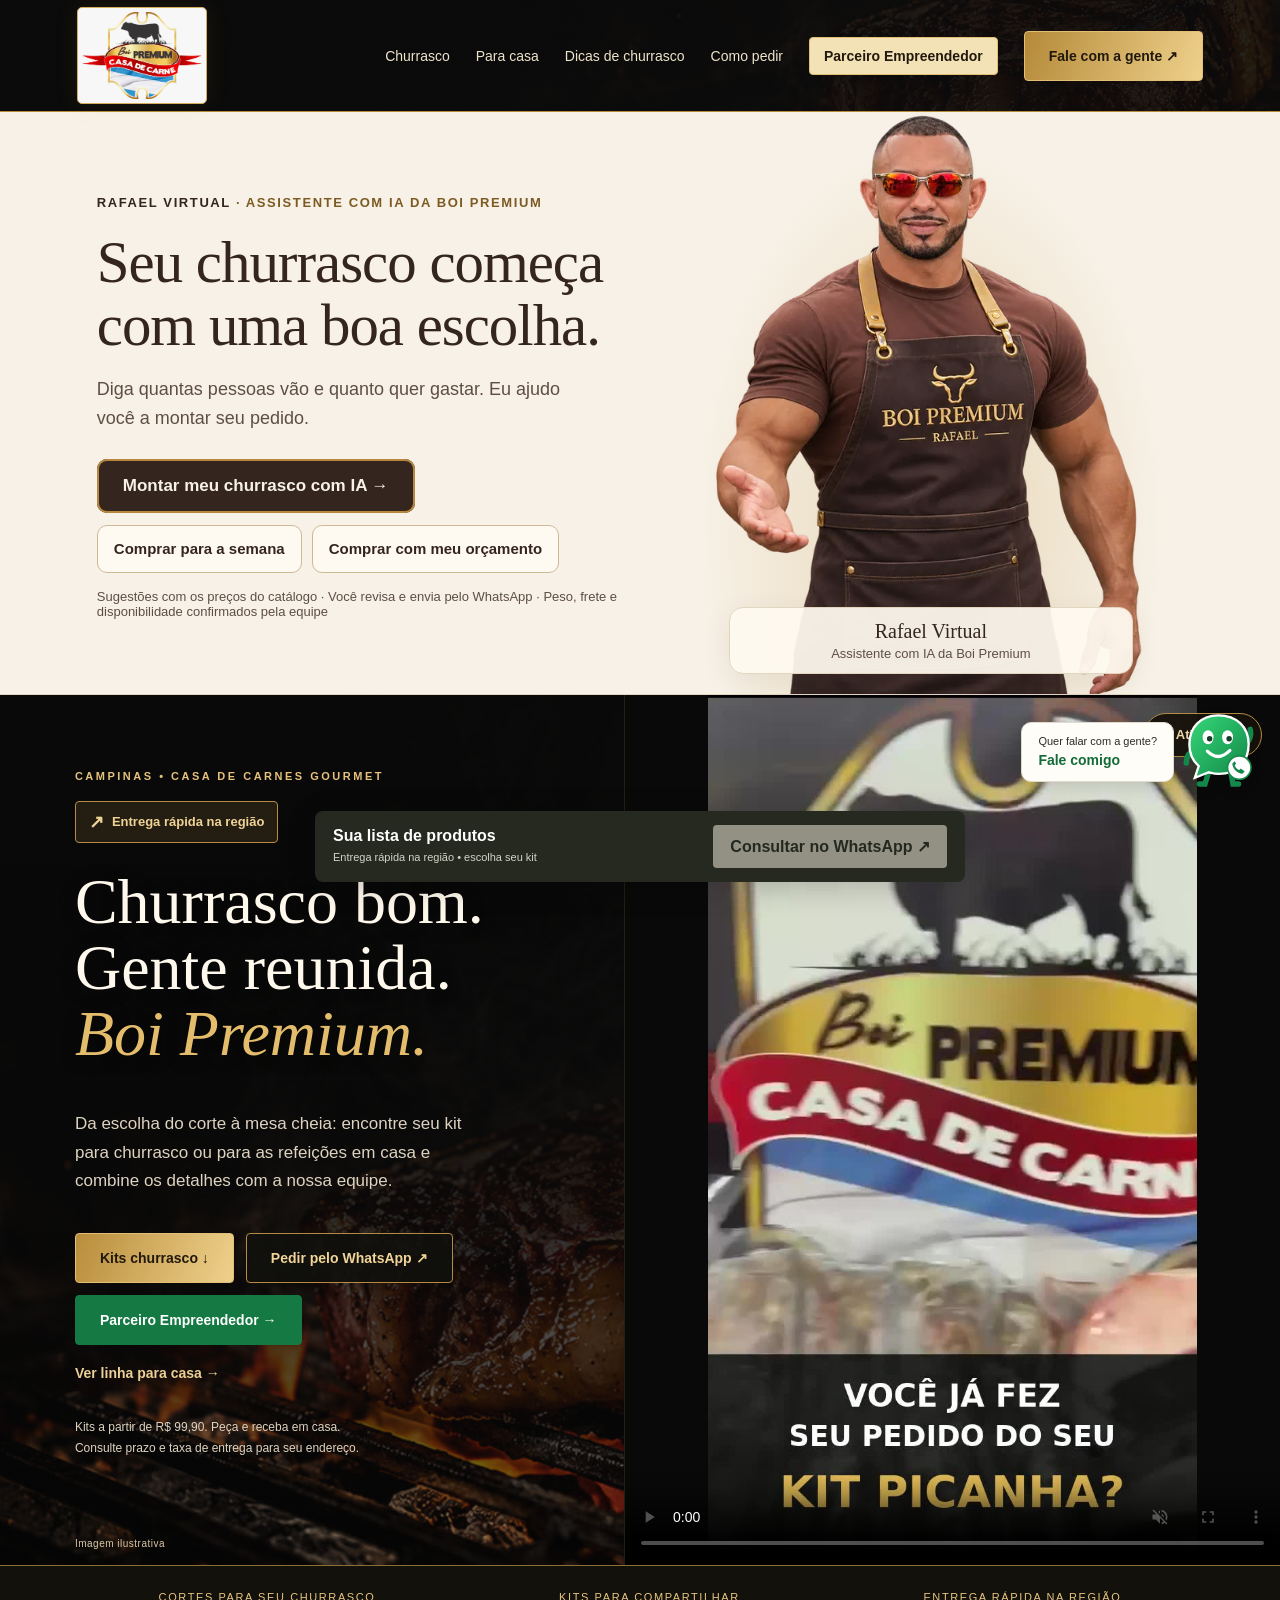
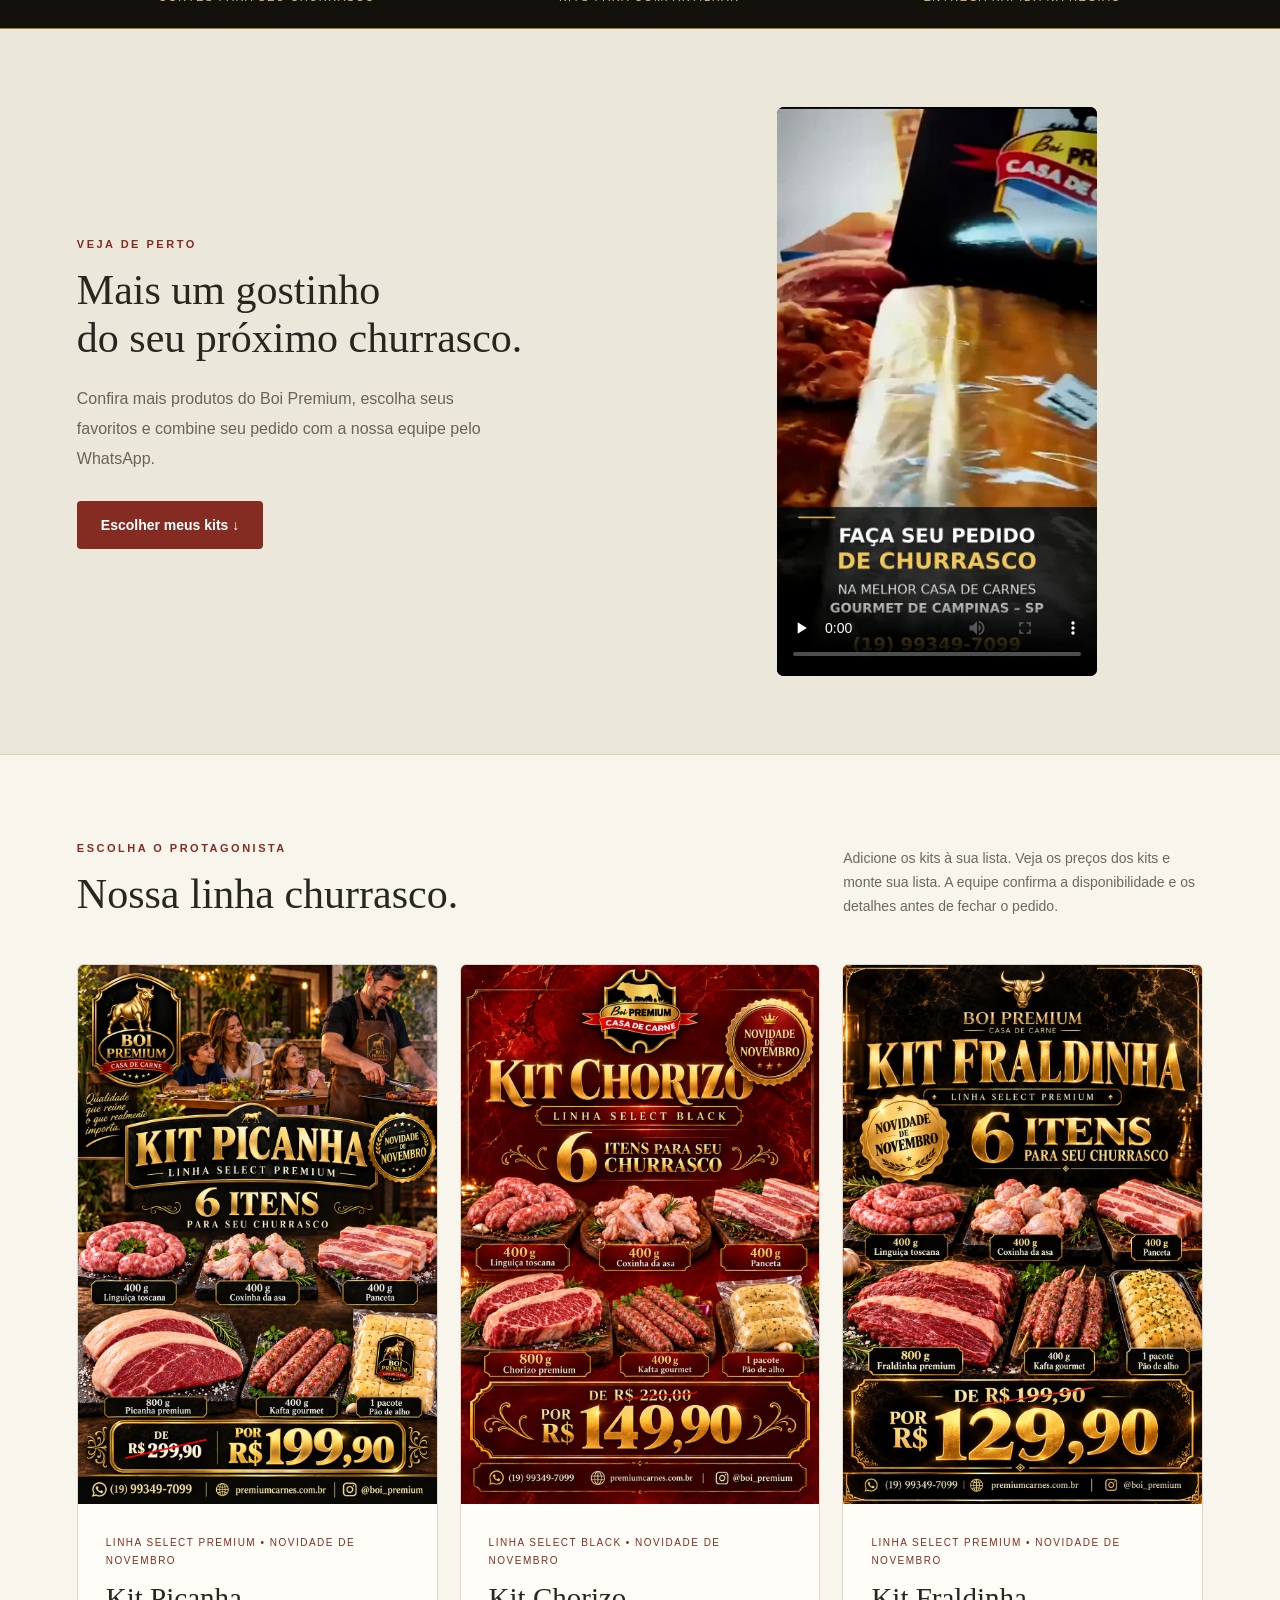
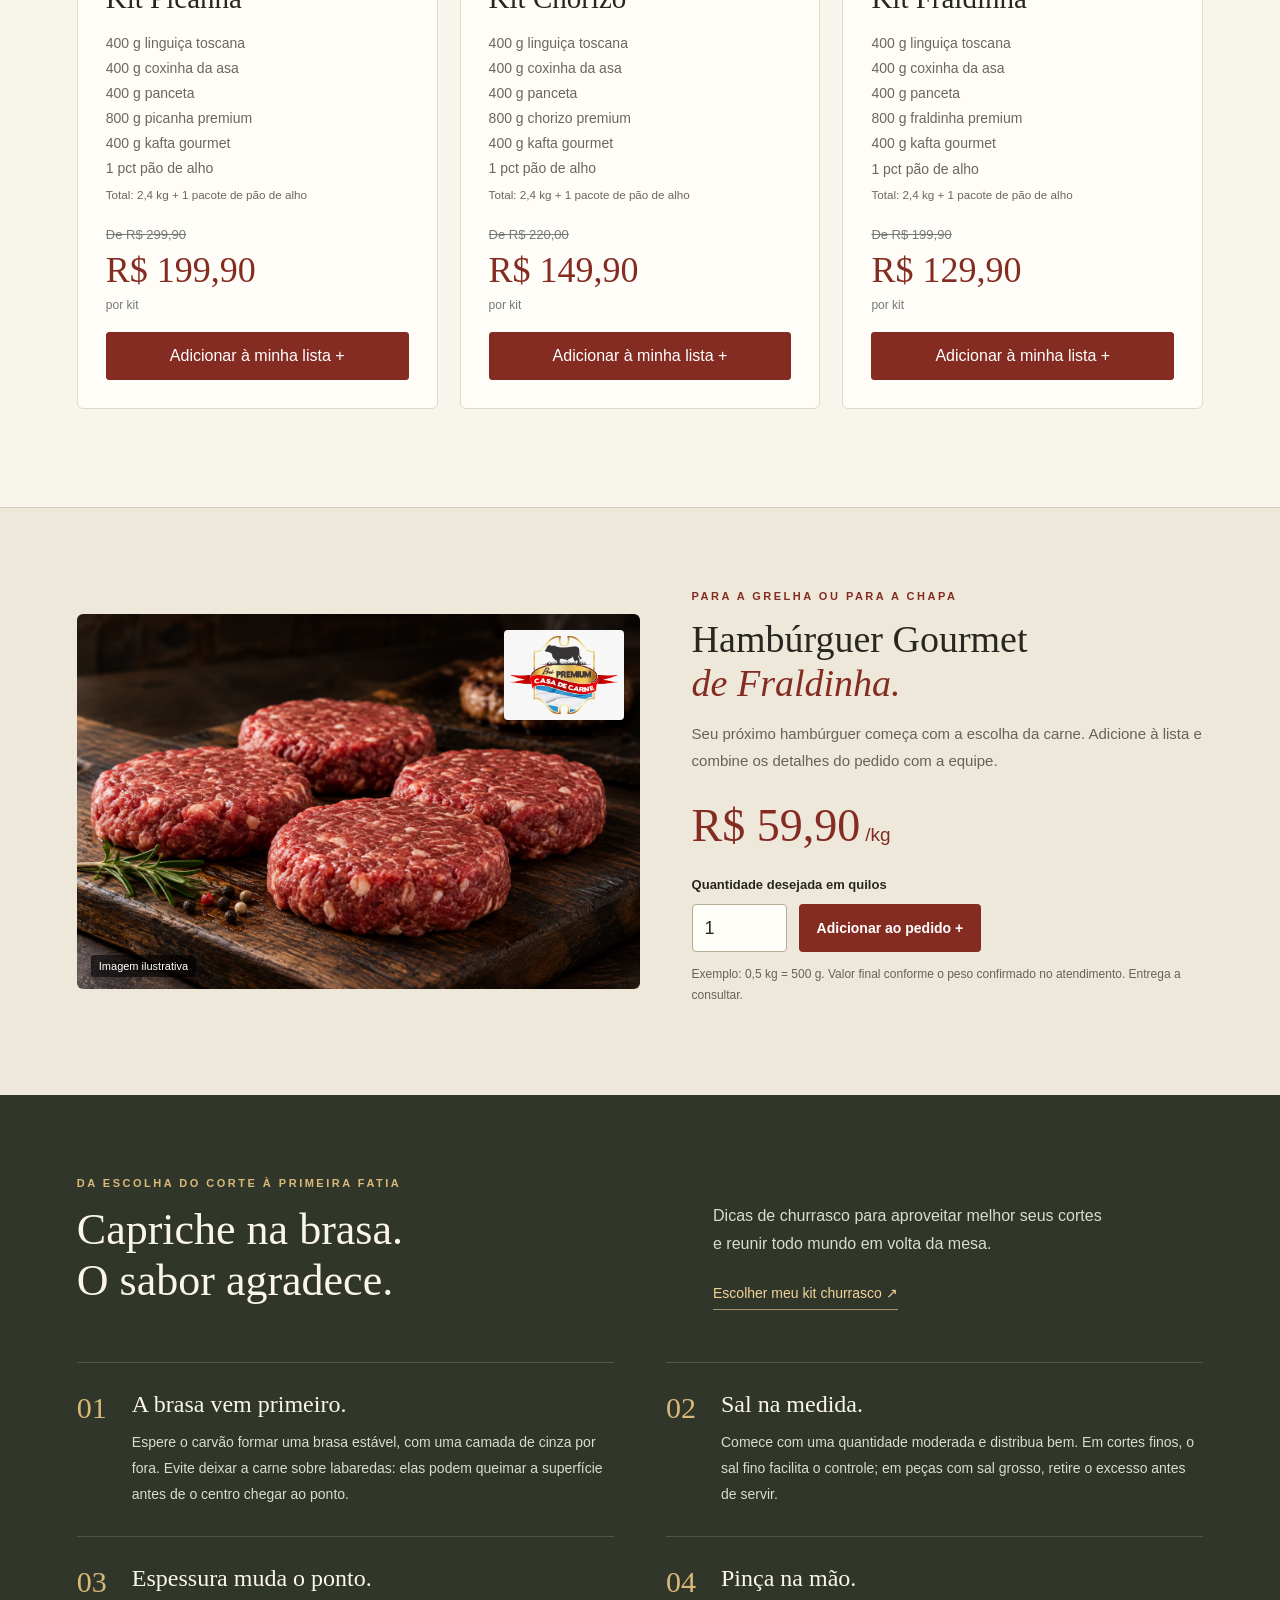
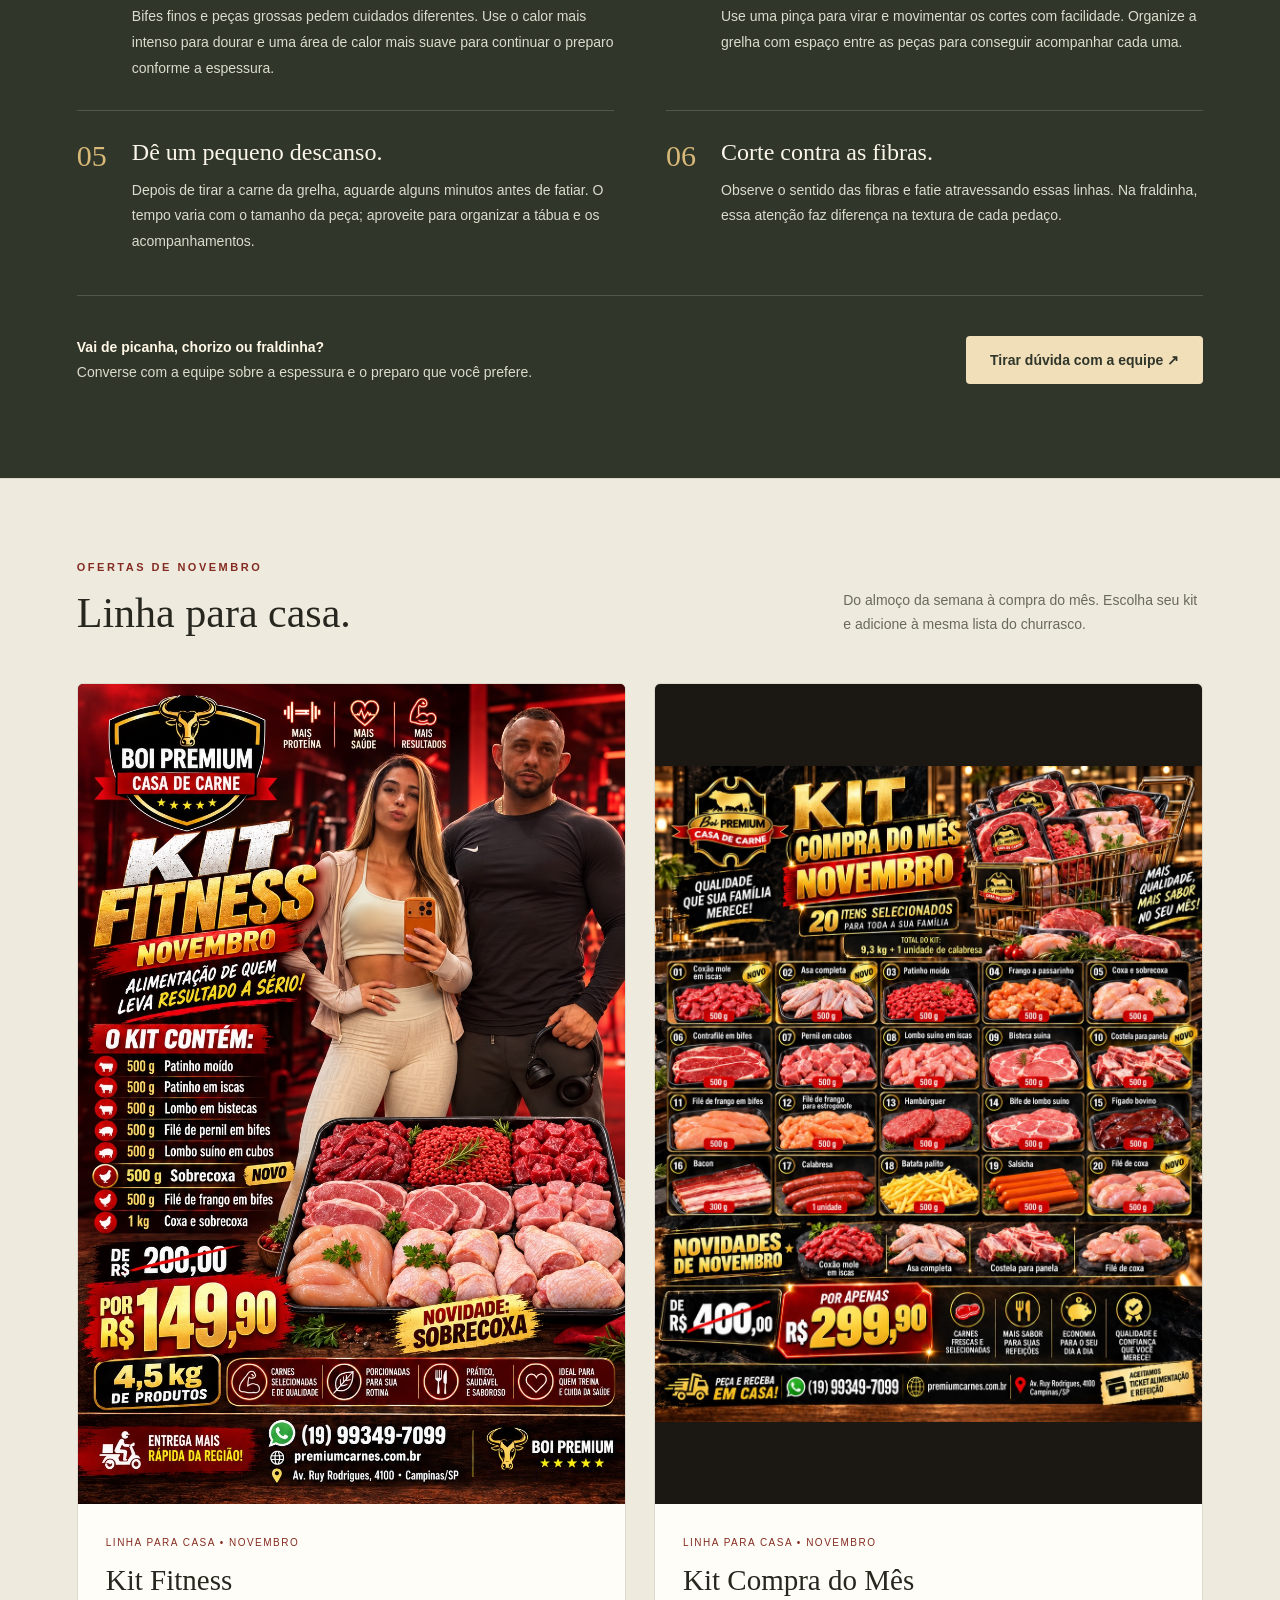
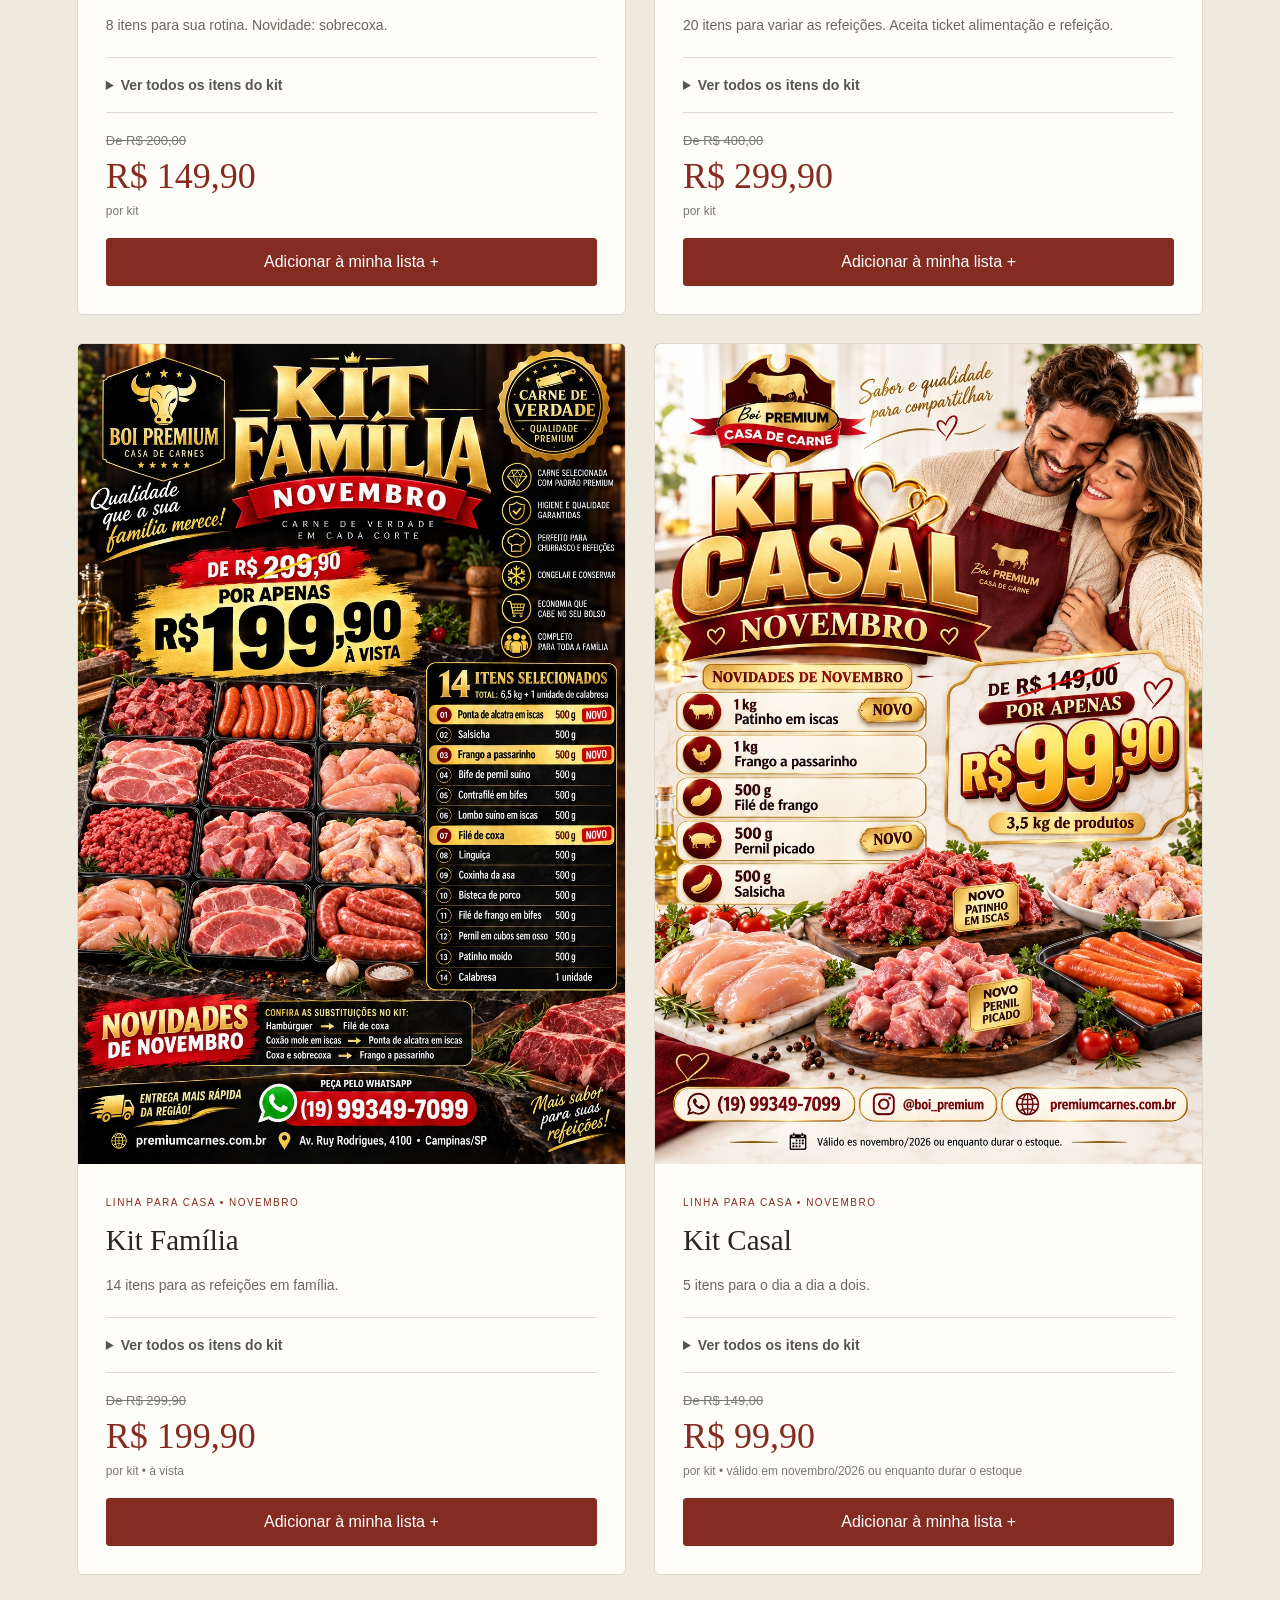
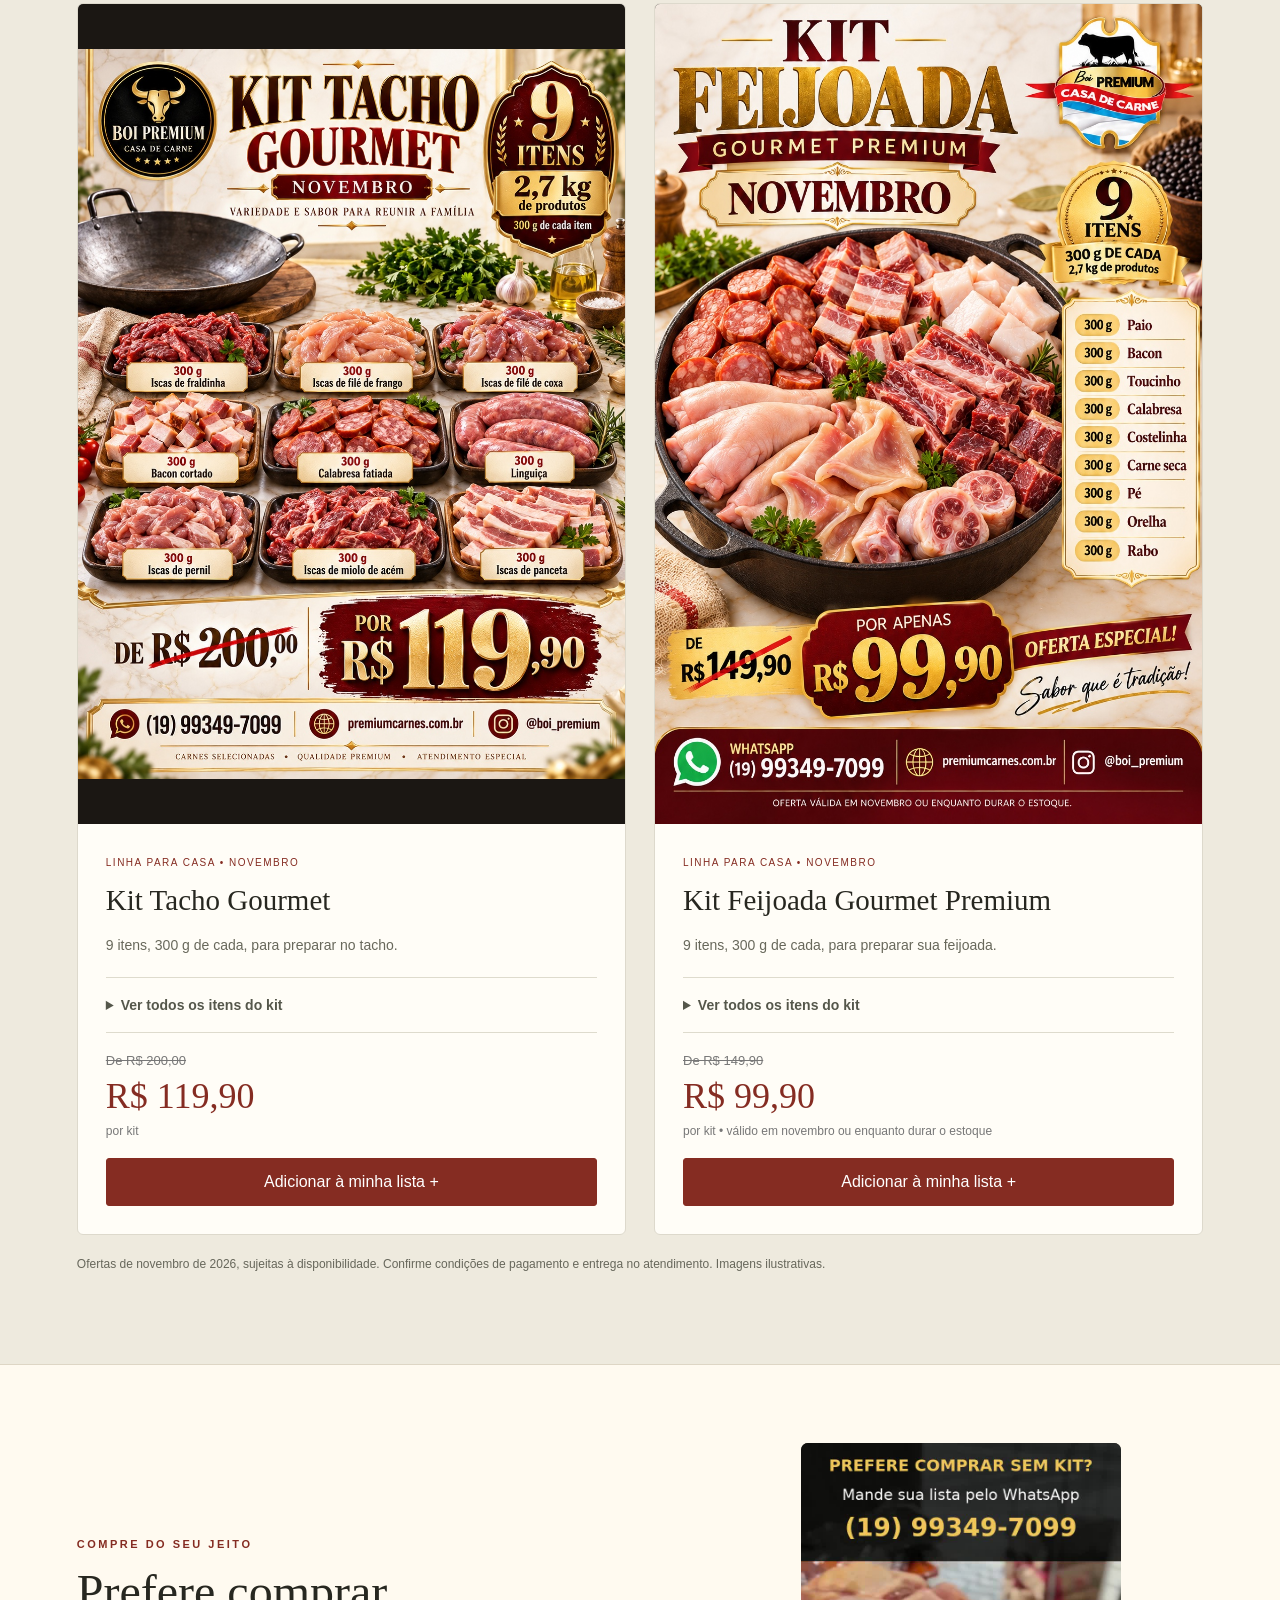
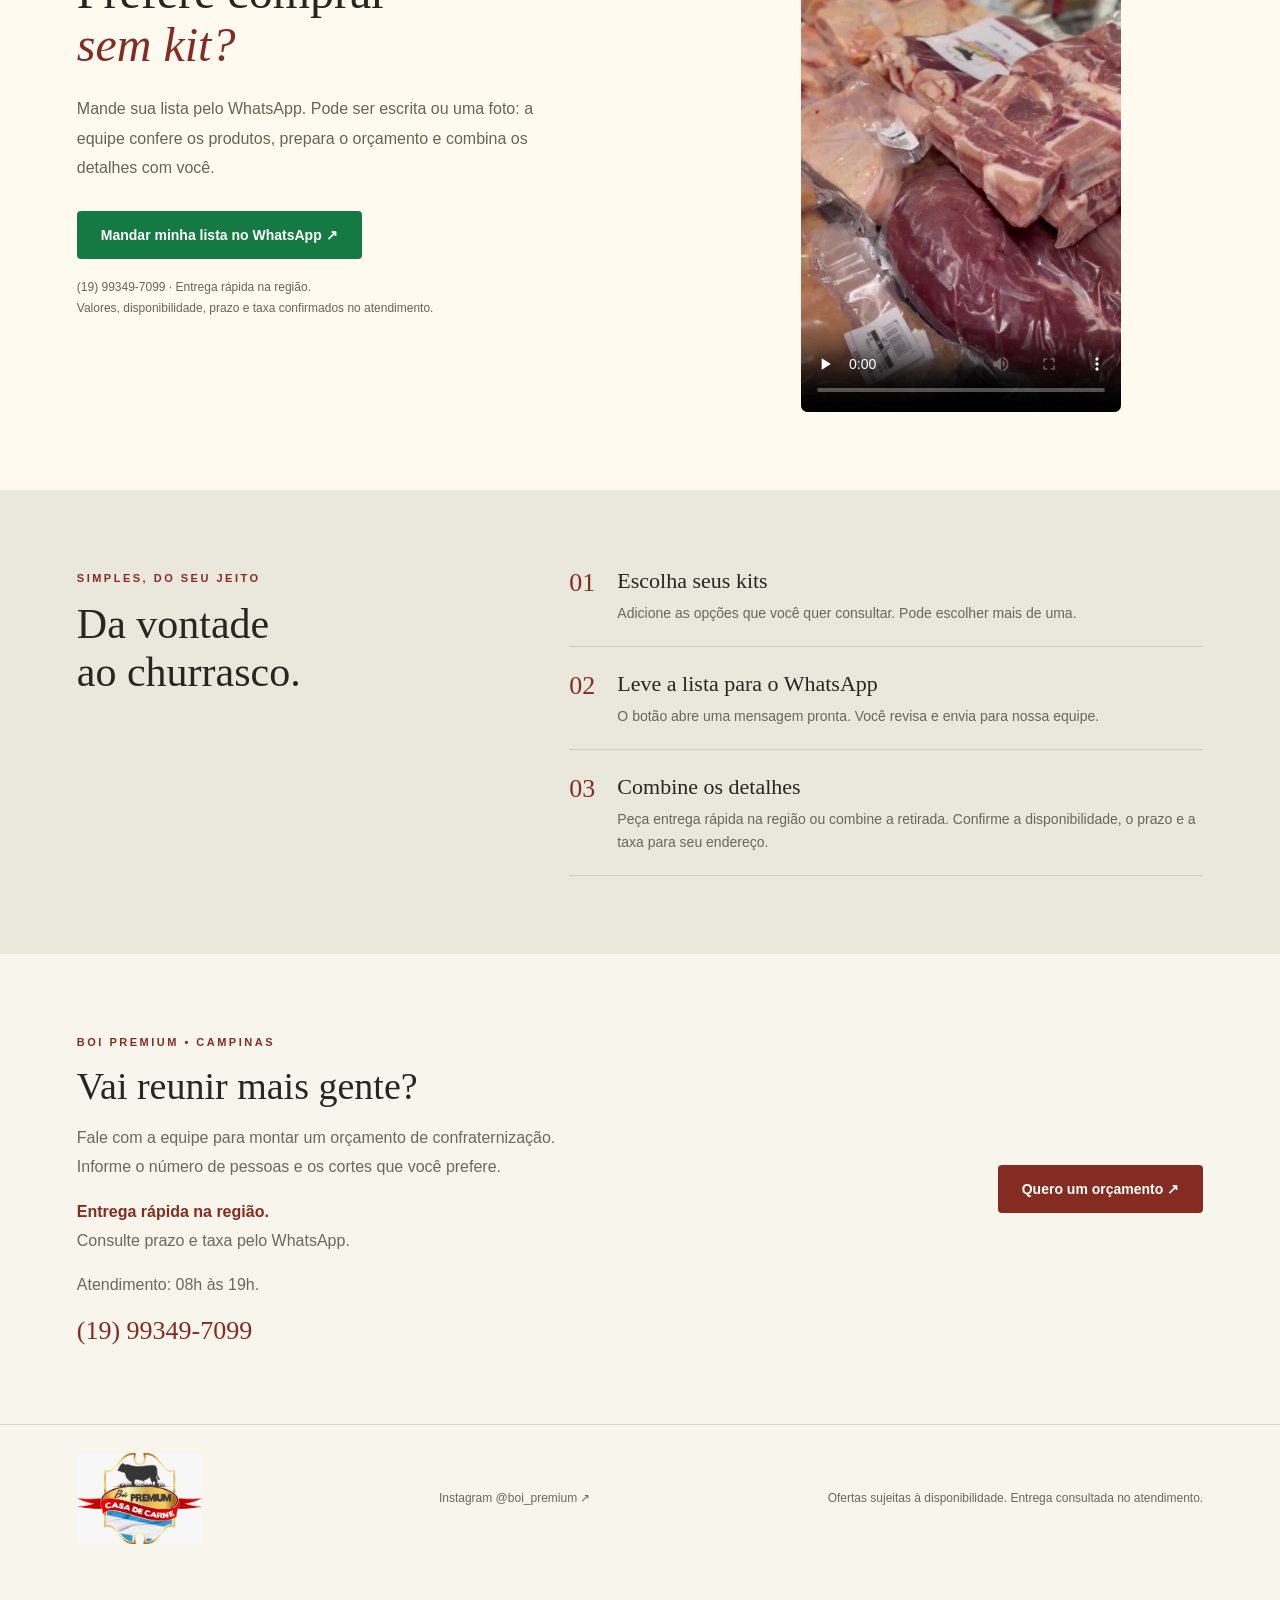
<file: index.html>
<!DOCTYPE html>
<html lang="pt-BR"><head><meta charset="utf-8"><meta name="viewport" content="width=device-width, initial-scale=1"><meta name="theme-color" content="#852c22"><title>Boi Premium — Kits para churrasco e para casa</title><meta name="description" content="Conheça os kits Boi Premium para churrasco e para casa em Campinas. Monte sua lista com o Rafael Virtual, assistente com IA, e peça pelo WhatsApp."><link rel="stylesheet" href="assistente/rafael-virtual.css"><link rel="preload" as="image" href="assets/avatar-rafael.webp" type="image/webp" media="(min-width: 751px)"><style>
:root{--wine:#852c22;--ink:#272720;--cream:#f8f5ed;--olive:#565c43}*{box-sizing:border-box}html{scroll-behavior:smooth;scroll-padding-top:90px}body{margin:0;background:var(--cream);color:var(--ink);font-family:Arial,sans-serif}a{color:inherit;text-decoration:none}button{font:inherit;cursor:pointer}header{height:88px;display:flex;align-items:center;justify-content:space-between;padding:0 6%;background:var(--cream);border-bottom:1px solid #dedbce} .brand{display:flex;align-items:center;gap:12px}.brandmark{font:32px Georgia;border:1px solid var(--wine);border-radius:50%;padding:8px;color:var(--wine)}.brand b{display:block;font:700 23px Georgia;letter-spacing:1px}.brand small{font-size:9px;letter-spacing:3px}nav{display:flex;gap:26px;align-items:center;font-size:14px}.btn{display:inline-flex;align-items:center;justify-content:center;gap:10px;border:0;border-radius:4px;background:var(--wine);color:white;padding:16px 24px;font-weight:bold;font-size:14px;min-height:48px}.btn.alt{background:transparent;border:1px solid #bbb7a8;color:var(--ink)}main{max-width:1600px;margin:auto}.hero{display:grid;grid-template-columns:1fr 1.05fr;min-height:630px}.intro{padding:75px 8% 65px 12%;display:flex;flex-direction:column;justify-content:center}.eyebrow{font-size:11px;letter-spacing:2.5px;font-weight:bold;color:var(--wine);text-transform:uppercase}.intro h1,.intro .hero-h{font:clamp(44px,5vw,76px)/1.03 Georgia;margin:26px 0}.intro h1 em,.intro .hero-h em{color:var(--wine);font-weight:normal}.intro p{font-size:17px;line-height:1.7;color:#656559;max-width:400px}.actions{display:flex;gap:12px;flex-wrap:wrap;margin:20px 0}.note{font-size:12px!important;margin-top:16px}.visual{position:relative;min-height:440px;background:#443b2d url('churrasco.jpg') center/cover}.visual:after{content:'';position:absolute;inset:0;background:linear-gradient(0deg,#0009,transparent 60%)}.photo-caption{position:absolute;bottom:28px;left:30px;color:white;z-index:1;font-size:12px;letter-spacing:1px}.stamp{position:absolute;right:25px;top:25px;border-radius:50%;width:112px;height:112px;display:flex;flex-direction:column;justify-content:center;align-items:center;background:var(--cream);font:22px Georgia;transform:rotate(10deg);color:var(--wine)}.stamp small{font:9px Arial;letter-spacing:2px;margin:6px}.strip{background:var(--olive);color:#fff;display:flex;justify-content:space-around;gap:20px;padding:23px 6%;font-size:12px;letter-spacing:1px}.section{padding:78px 6%}.section h2{font:42px Georgia;margin:14px 0}.section-lead{display:flex;justify-content:space-between;align-items:end;gap:24px;margin-bottom:32px}.section-lead p{color:#69695c;font-size:14px;line-height:1.7;max-width:360px}.cards{display:grid;grid-template-columns:repeat(3,1fr);gap:22px}.card{background:#fffdf7;border:1px solid #ddd9cc;border-radius:6px;overflow:hidden}.card-top{padding:24px;border-bottom:1px solid #ddd9cc;display:flex;justify-content:space-between;align-items:center;background:#efeadd}.card-top .num{font:44px Georgia;color:#aa9c82}.tag{font-size:10px;text-transform:uppercase;letter-spacing:1.5px;color:var(--wine)}.card-body{padding:28px}.card h3{font:29px Georgia;margin:0 0 16px}.card p{color:#68685b;font-size:14px;line-height:1.8;min-height:76px}.card .price{font-size:12px;color:var(--wine);display:block;margin:24px 0 18px}.add{width:100%;border:1px solid #bbb7a8;background:transparent;color:var(--ink);padding:14px;border-radius:3px}.add:hover{background:#eee9dd}.how{background:#eae7dc;display:grid;grid-template-columns:1fr 1.5fr;gap:70px}.steps{display:grid;gap:24px}.step{display:flex;gap:22px;border-bottom:1px solid #d0ccbe;padding-bottom:22px}.step b{font:26px Georgia;color:var(--wine)}.step h3{font:22px Georgia;margin:0 0 8px}.step p{margin:0;color:#68685b;font-size:14px;line-height:1.6}.contact{display:flex;align-items:center;justify-content:space-between;gap:30px}.contact p{color:#69695c;line-height:1.8}.contact h2{font-size:38px}.contact .phone{font:26px Georgia;color:var(--wine)}footer{border-top:1px solid #dcd8cb;padding:28px 6% 110px;display:flex;justify-content:space-between;font-size:12px;color:#69695c}.basket{position:fixed;bottom:18px;left:50%;transform:translateX(-50%);width:min(650px,92%);padding:14px 18px;background:#25291f;color:white;box-shadow:0 6px 30px #0003;border-radius:8px;display:flex;justify-content:space-between;gap:14px;align-items:center;z-index:5}.basket small{display:block;font-size:11px;color:#d2d4c6;margin-top:5px}.basket button{background:#fff9e9;color:#25291f;padding:12px 17px;border:0;border-radius:4px;font-weight:bold}.basket button:disabled{opacity:.5;cursor:default}.selection{font-size:12px;line-height:1.6;color:#67675b;margin-top:20px}.clear{background:none;border:0;color:var(--wine);text-decoration:underline;padding:10px 0}#toast{position:fixed;top:16px;left:50%;transform:translateX(-50%);padding:14px 22px;background:#25291f;color:white;border-radius:6px;z-index:10;display:none}a:focus-visible,button:focus-visible{outline:3px solid #c98b37;outline-offset:4px}@media(max-width:750px){header{height:76px;padding:0 5%}nav>a:not(.btn){display:none}.brand b{font-size:19px}.brandmark{font-size:24px}nav .btn{padding:12px;font-size:12px}.hero{grid-template-columns:1fr}.intro{padding:45px 6% 35px}.intro h1,.intro .hero-h{font-size:52px}.visual{min-height:350px}.strip{flex-wrap:wrap;font-size:10px;gap:16px}.section{padding:50px 6%}.section-lead{display:block}.section h2{font-size:35px}.cards{grid-template-columns:1fr}.card p{min-height:0}.how{grid-template-columns:1fr;gap:25px}.contact{display:block}.contact .btn{margin-top:18px}footer{gap:18px;flex-direction:column}.basket{font-size:12px}.basket button{font-size:12px}.stamp{width:95px;height:95px}}
.poster{display:block;width:100%;height:auto}.poster-link{display:block;background:#fff}.card h3{margin-top:14px}.card .contents{min-height:170px;line-height:1.8}.offer{margin:20px 0;display:flex;flex-direction:column;gap:7px}.offer del{font-size:13px;color:#777}.offer strong{font:36px Georgia;color:var(--wine)}.offer small{font-size:12px;color:#777}.kit-total{margin:6px 0 0;font-weight:bold;color:var(--ink)}.card .add{background:var(--wine);color:white;border-color:var(--wine)}.card .add:hover{background:#652019}@media(max-width:750px){.card .contents{min-height:0}} .home-line{background:#eeeade;border-top:1px solid #dcd8ca}.home-cards{grid-template-columns:repeat(2,minmax(0,1fr));gap:28px}.home-cards .poster{aspect-ratio:2/3;object-fit:contain;background:#1b1713}.card .home-desc{min-height:0;margin:10px 0 18px}details{border-top:1px solid #dedbcd;border-bottom:1px solid #dedbcd;padding:15px 0;color:#55574b;font-size:14px}summary{cursor:pointer;font-weight:bold;padding:4px 0}details ul{padding-left:20px;line-height:1.9}.home-shortcut{flex-basis:100%;color:var(--wine);font-size:14px;font-weight:bold;margin-top:8px}@media(max-width:750px){.home-cards{grid-template-columns:1fr}} .brand-logo{width:108px;height:auto;display:block;border-radius:3px}.footer-logo{width:125px;height:auto;display:block;border-radius:3px}footer{align-items:center}.official-stamp{width:155px;height:auto;border-radius:5px;transform:rotate(5deg);overflow:hidden;background:#f7f7f7;padding:8px}.official-stamp img{display:block;width:100%;height:auto}@media(max-width:750px){.brand-logo{width:88px}.official-stamp{width:125px}footer{align-items:flex-start}} .delivery-badge{display:inline-flex;align-items:center;gap:8px;align-self:flex-start;padding:9px 13px;margin-top:19px;border:1px solid #d4b57a;border-radius:4px;background:#f3e8d1;color:#6c3d18;font-size:13px;font-weight:bold}.delivery-badge span{font-size:18px}.delivery-contact strong{color:var(--wine)}.basket small{line-height:1.45}@media(max-width:750px){.basket>div{flex:1;min-width:0}.basket button{flex-shrink:0;max-width:45%}} .video-visual{background:#171713;display:flex;align-items:center;justify-content:center;min-height:630px;overflow:hidden}.video-visual:after{display:none}.hero-video{display:block;position:absolute;inset:0;width:100%;height:100%;object-fit:contain;background:#171713}.music-toggle{position:absolute;top:18px;right:18px;z-index:2;border:1px solid #fff7;background:#171713df;color:white;border-radius:30px;padding:12px 18px;font-size:13px;font-weight:bold;min-height:44px}@media(max-width:750px){.video-visual{min-height:0;height:min(150vw,740px);aspect-ratio:480/848}.music-toggle{top:12px;right:12px}} .grill-tips{background:#30362a;color:#faf6e9}.grill-tips .eyebrow{color:#d9b978}.tips-heading{display:grid;grid-template-columns:1.2fr 1fr;gap:48px;align-items:end;margin-bottom:42px}.grill-tips h2{font-size:44px;line-height:1.15}.tips-heading p{color:#dadccd;font-size:16px;line-height:1.8;max-width:390px}.tips-link{display:inline-block;margin:10px 0;font-size:14px;color:#f2d397;border-bottom:1px solid #a9946c;padding-bottom:8px}.tips-grid{display:grid;grid-template-columns:repeat(2,minmax(0,1fr));column-gap:52px}.grill-tip{display:flex;gap:20px;padding:28px 0;border-top:1px solid #ffffff29}.tip-number{font:30px Georgia;color:#d9b978;flex-shrink:0;min-width:35px}.grill-tip h3{font:24px Georgia;margin:0 0 12px}.grill-tip p{color:#dadccd;font-size:14px;line-height:1.85;margin:0}.tips-bottom{border-top:1px solid #ffffff29;margin-top:12px;padding-top:25px;display:flex;justify-content:space-between;align-items:center;gap:25px}.tips-bottom p{font-size:14px;line-height:1.8;color:#dadccd}.tips-bottom strong{color:#fff8e7}.tips-bottom .btn{background:#f1dfb9;color:#30362a;flex-shrink:0}@media(max-width:1050px){nav{gap:16px;font-size:12px}}@media(max-width:750px){.tips-heading{grid-template-columns:1fr;gap:12px;margin-bottom:24px}.grill-tips h2{font-size:36px}.tips-grid{grid-template-columns:1fr}.tips-bottom{align-items:flex-start;flex-direction:column}.grill-tip{padding:24px 0}.tips-bottom .btn{width:100%}} .burger-section{display:grid;grid-template-columns:1.1fr 1fr;gap:52px;align-items:center;background:#eee8db;border-top:1px solid #d6cebc}.burger-photo{margin:0;position:relative;overflow:hidden;border-radius:6px}.burger-photo img{width:100%;height:auto;display:block}.burger-photo figcaption{position:absolute;bottom:12px;left:14px;font-size:11px;color:white;background:#0009;border-radius:3px;padding:5px 8px}.burger-copy h2{font-size:38px;line-height:1.15}.burger-copy h2 em{color:var(--wine);font-weight:normal}.burger-copy>p{font-size:15px;line-height:1.8;color:#676352}.burger-price{font:46px Georgia;color:var(--wine);margin:25px 0}.burger-price span{font:19px Arial;margin-left:5px}.burger-copy label{font-size:13px;font-weight:bold;display:block;margin-bottom:12px}.burger-order{display:flex;gap:12px}.burger-order input{min-width:0;width:95px;border:1px solid #b8ac96;background:#fffdf7;border-radius:4px;padding:12px;font:18px Arial;color:#25291f}.burger-copy .burger-note{font-size:12px;line-height:1.7}.burger-order .btn{padding:14px 18px}@media(max-width:1000px){.burger-section{gap:28px}.burger-copy h2{font-size:32px}}@media(max-width:750px){.burger-section{grid-template-columns:1fr;gap:28px}.burger-order .btn{flex:1}.burger-price{font-size:42px}} .burger-brand{position:absolute;top:16px;right:16px;z-index:1;width:120px;background:#f7f7f7;padding:6px;border-radius:4px;box-shadow:0 4px 18px #0003}.burger-brand img{display:block;width:100%;height:auto}@media(max-width:750px){.burger-brand{width:96px;top:12px;right:12px}} .second-video-section{display:grid;grid-template-columns:1fr 1fr;gap:60px;align-items:center;background:#ece7db;border-bottom:1px solid #d9d2c2}.second-video-copy h2{font-size:42px;line-height:1.15}.second-video-copy p{font-size:16px;line-height:1.85;color:#696451;max-width:420px;margin:22px 0 28px}.second-video-frame{width:min(100%,320px);justify-self:center;background:#151511;border-radius:7px;overflow:hidden;line-height:0}.second-video-frame video{display:block;width:100%;height:auto;aspect-ratio:9/16;object-fit:contain}@media(max-width:750px){.second-video-section{grid-template-columns:1fr;gap:30px}.second-video-copy h2{font-size:34px}.second-video-frame{width:min(100%,350px)}} .whatsapp-float{position:fixed;right:max(22px,env(safe-area-inset-right));bottom:calc(max(18px,env(safe-area-inset-bottom)) + var(--basket-height,84px) + 16px);display:flex;align-items:center;gap:12px;z-index:7;max-width:calc(100vw - 32px)}.whatsapp-circle{width:62px;height:62px;border-radius:50%;background:#168d4b;color:white;display:flex;align-items:center;justify-content:center;box-shadow:0 5px 20px #0003;flex-shrink:0;border:2px solid #ffffffb3;transition:background .15s,transform .15s}.whatsapp-float:hover .whatsapp-circle{background:#107438;transform:translateY(-2px)}.whatsapp-label{background:#fffdf7;color:#292d23;padding:11px 16px;border-radius:10px;box-shadow:0 3px 18px #0002;line-height:1.35;border:1px solid #dedbce}.whatsapp-label>span{display:block;font-size:11px}.whatsapp-label strong{display:block;font-size:14px;margin-top:3px;color:#126b39}.basket{bottom:max(18px,env(safe-area-inset-bottom))}@media(max-width:750px){.whatsapp-float{right:14px;gap:8px}.whatsapp-circle{width:56px;height:56px}.whatsapp-label{padding:9px 12px}.whatsapp-label>span{font-size:10px}.whatsapp-label strong{font-size:13px}}@media(prefers-reduced-motion:reduce){.whatsapp-circle{transition:none}.whatsapp-float:hover .whatsapp-circle{transform:none}} .list-order-section{display:grid;grid-template-columns:1.2fr 1fr;align-items:center;gap:60px;background:#fffaf0;border-top:1px solid #ded6c5}.list-order-copy h2{font-size:48px;line-height:1.1}.list-order-copy h2 em{color:var(--wine);font-weight:normal}.list-order-copy p{font-size:16px;line-height:1.85;color:#696451;max-width:460px;margin:22px 0 28px}.list-order-copy .list-order-note{font-size:12px;line-height:1.8;margin:18px 0 0}.list-order-cta{background:#147942}.list-order-cta:hover{background:#106335}.list-order-video{width:min(100%,320px);justify-self:center;border-radius:7px;overflow:hidden;background:#171713}.list-order-video video{width:100%;height:auto;display:block;aspect-ratio:9/16}@media(max-width:750px){.list-order-section{grid-template-columns:1fr;gap:30px}.list-order-copy h2{font-size:40px}.list-order-cta{width:100%;padding:16px 12px}.list-order-video{width:min(100%,350px)}} .whatsapp-avatar{display:block;width:78px;height:86px;flex-shrink:0;transform:translateY(var(--avatar-scroll-y,0px)) rotate(var(--avatar-scroll-tilt,0deg));transition:transform 380ms cubic-bezier(.2,.9,.25,1.25);transform-origin:50% 78%;filter:drop-shadow(0 4px 6px #0002)}.avatar-greeting{display:block;animation:avatar-hello 1.8s ease-in-out 2;transform-origin:50% 80%}.green-avatar{display:block;overflow:visible}.whatsapp-float{gap:6px}.whatsapp-float:hover .whatsapp-avatar{filter:drop-shadow(0 5px 8px #0003)}@keyframes avatar-hello{0%,100%{transform:translateY(0) rotate(0)}25%{transform:translateY(-6px) rotate(-6deg)}60%{transform:translateY(-3px) rotate(5deg)}}@media(max-width:750px){.whatsapp-avatar{width:68px;height:75px}.green-avatar{width:68px;height:75px}}@media(prefers-reduced-motion:reduce){.whatsapp-avatar{transform:none!important;transition:none}.avatar-greeting{animation:none}} .premium-header{height:112px;background:linear-gradient(90deg,#0b0b0bf5,#0b0b0be6),url('brasa-gourmet.jpg') right 65%/cover;color:#eee3cb;border-bottom:1px solid #b58c3b;padding-top:10px;padding-bottom:10px}.premium-header .brand{padding:4px;background:#f7f7f7;border:1px solid #d3ac5c;border-radius:5px;box-shadow:0 0 24px #dba64a19}.premium-header .brand-logo{width:120px}.premium-header nav>a:not(.btn){color:#eee3cb}.premium-header nav>a:not(.btn):hover{color:#f4ca76}.premium-header .btn{background:linear-gradient(110deg,#b58a39,#efd18c);color:#21190d;border:1px solid #e3bf76}.premium-hero{background:#090909;color:#fff9ed;border-bottom:1px solid #8d6f35}.premium-hero .intro{position:relative;padding-bottom:95px;background:linear-gradient(180deg,#090909f8 0%,#090909e8 54%,#0909097d 100%),url('brasa-gourmet.jpg') 70% bottom/cover;min-height:680px}.premium-hero .intro:after{content:'Imagem ilustrativa';position:absolute;bottom:16px;left:12%;font-size:10px;letter-spacing:.5px;color:#d8c7a7}.premium-hero .eyebrow{color:#e6c27c}.premium-hero h1,.premium-hero .hero-h{color:#fff9ed;text-shadow:0 2px 20px #0005}.premium-hero h1 em,.premium-hero .hero-h em{color:#e4bd6c}.premium-hero .intro p{color:#ddd3c0}.premium-hero .delivery-badge{border-color:#b68d45;background:#2a2114d9;color:#f0d396}.premium-hero .actions .btn{background:linear-gradient(110deg,#b98d3b,#efd18c);color:#21190d;border:1px solid #e3bf76}.premium-hero .actions .btn.alt{background:#10100de0;color:#f1d498;border:1px solid #b58b44}.premium-hero .home-shortcut{color:#edd095}.premium-hero .video-visual{background:#090909;border-left:1px solid #a47c342e}.premium-hero .hero-video{background:#090909}.premium-hero .music-toggle{background:#17130bea;border-color:#b28b45;color:#f5dbad}.premium-hero+.strip{background:#13110c;color:#e8c57e;border-bottom:1px solid #a17d3c;padding-top:25px;padding-bottom:25px}.premium-hero+.strip span{font-size:11px;letter-spacing:1.6px}@media(max-width:750px){.premium-header{height:94px}.premium-header .brand-logo{width:94px}.premium-header .btn{font-size:11px;padding:12px}.premium-hero .intro{min-height:0;padding:45px 6% 90px;background-position:65% bottom}.premium-hero .intro:after{left:6%}.premium-hero h1,.premium-hero .hero-h{font-size:50px}.premium-hero .intro .note{font-size:12px!important}.premium-hero+.strip{gap:18px;padding:23px 6%}.premium-hero+.strip span{font-size:9px;letter-spacing:1px}}  .premium-header nav>a.partner-link{display:inline-block;color:#21190d;background:#f3e2b6;border:1px solid #e3bf76;border-radius:4px;padding:10px 14px;font-weight:bold}.premium-header nav>a.partner-link:hover{background:#efd18c;color:#21190d}.premium-hero .actions .btn.partner-cta{background:#147942;color:#fff;border:1px solid #147942}.premium-hero .actions .btn.partner-cta:hover{background:#106335}@media(max-width:750px){.premium-header nav{gap:8px}.premium-header nav>a.partner-link{display:inline-block;font-size:11px;padding:9px 8px;line-height:1.2;text-align:center;max-width:110px}}</style></head><body><header class="premium-header"><a class="brand" href="#inicio" aria-label="Boi Premium início"><img class="brand-logo" src="logo-boi-premium.jpg" width="1280" height="926" alt="Boi Premium — Casa de Carne"></a><nav><a href="#kits">Churrasco</a><a href="#para-casa">Para casa</a><a href="#dicas">Dicas de churrasco</a><a href="#como">Como pedir</a><a class="partner-link" href="parceiros/">Parceiro Empreendedor</a><a class="btn direct" href="https://wa.me/5519993497099">Fale com a gente ↗</a></nav></header><main><section class="rv" id="inicio" aria-labelledby="rv-titulo"><div class="rv-hero"><div class="rv-texto"><div class="rv-apresenta"><img class="rv-rosto" src="assets/avatar-rafael-rosto.webp" width="240" height="279" alt="Avatar do Rafael Virtual: óculos vermelhos, camiseta e avental marrons da Boi Premium"><p class="rv-identidade"><strong>Rafael Virtual</strong><span class="rv-sep" aria-hidden="true"> · </span>Assistente com IA da Boi Premium</p></div><h1 id="rv-titulo">Seu churrasco começa com uma boa escolha.</h1><p class="rv-sub">Diga quantas pessoas vão e quanto quer gastar. Eu ajudo você a montar seu pedido.</p><button class="rv-cta" type="button" data-fluxo="churrasco" aria-controls="rv-painel" aria-expanded="false">Montar meu churrasco com IA →</button><div class="rv-atalhos"><button type="button" data-fluxo="semana" aria-controls="rv-painel" aria-expanded="false">Comprar para a semana</button><button type="button" data-fluxo="orcamento" aria-controls="rv-painel" aria-expanded="false">Comprar com meu orçamento</button></div><p class="rv-nota">Sugestões com os preços do catálogo · Você revisa e envia pelo WhatsApp · Peso, frete e disponibilidade confirmados pela equipe</p></div><figure class="rv-figura"><picture><source media="(max-width: 750px)" srcset="[data-uri]"><source srcset="assets/avatar-rafael.webp" type="image/webp"><img src="assets/avatar-rafael.png" width="640" height="738" alt="Avatar do Rafael Virtual estendendo a mão, de óculos vermelhos, camiseta marrom e avental marrom com detalhes dourados da Boi Premium" fetchpriority="high"></picture><figcaption class="rv-selo"><strong>Rafael Virtual</strong><small>Assistente com IA da Boi Premium</small></figcaption></figure></div><div class="rv-painel" id="rv-painel" hidden></div></section><section class="hero premium-hero" id="boi-premium"><div class="intro"><span class="eyebrow">Campinas • Casa de carnes gourmet</span><div class="delivery-badge"><span aria-hidden="true">↗</span> Entrega rápida na região</div><h2 class="hero-h">Churrasco bom.<br>Gente reunida.<br><em>Boi Premium.</em></h2><p>Da escolha do corte à mesa cheia: encontre seu kit para churrasco ou para as refeições em casa e combine os detalhes com a nossa equipe.</p><div class="actions"><a class="btn" href="#kits">Kits churrasco ↓</a><a class="btn alt direct" href="https://wa.me/5519993497099">Pedir pelo WhatsApp ↗</a><a class="btn partner-cta" href="parceiros/">Parceiro Empreendedor →</a><a class="home-shortcut" href="#para-casa">Ver linha para casa →</a></div><p class="note">Kits a partir de R$ 99,90. Peça e receba em casa.<br>Consulte prazo e taxa de entrega para seu endereço.</p></div><div class="visual video-visual"><video id="hero-video" class="hero-video" width="720" height="1280" autoplay muted loop playsinline controls preload="metadata" poster="kit-picanha-chamada-poster.jpg" aria-label="Vídeo da caixa Boi Premium: você já fez seu pedido do seu kit picanha?"><source src="kit-picanha-chamada.mp4" type="video/mp4">Seu navegador não suporta vídeo. <a href="kit-picanha-chamada.mp4">Abrir vídeo dos kits</a>.</video><button id="music-toggle" class="music-toggle" aria-pressed="false" aria-controls="hero-video">♫ Ativar som</button></div></section><div class="strip"><span>CORTES PARA SEU CHURRASCO</span><span>KITS PARA COMPARTILHAR</span><span>ENTREGA RÁPIDA NA REGIÃO</span></div><section class="section second-video-section" id="videos"><div class="second-video-copy"><span class="eyebrow">Veja de perto</span><h2>Mais um gostinho<br>do seu próximo churrasco.</h2><p>Confira mais produtos do Boi Premium, escolha seus favoritos e combine seu pedido com a nossa equipe pelo WhatsApp.</p><a class="btn" href="#kits">Escolher meus kits ↓</a></div><div class="second-video-frame"><video id="products-video" width="720" height="1280" controls playsinline preload="none" poster="churrasco-abertura-poster.jpg" aria-label="Vídeo de produtos Boi Premium com chamada de churrasco e WhatsApp"><source src="churrasco-abertura.mp4" type="video/mp4">Seu navegador não suporta vídeo. <a href="churrasco-abertura.mp4">Abrir vídeo dos produtos</a>.</video></div></section><section class="section" id="kits"><div class="section-lead"><div><span class="eyebrow">Escolha o protagonista</span><h2>Nossa linha churrasco.</h2></div><p>Adicione os kits à sua lista. Veja os preços dos kits e monte sua lista. A equipe confirma a disponibilidade e os detalhes antes de fechar o pedido.</p></div><div class="cards"><article class="card" id="kit-picanha"><a class="poster-link" href="kits-novembro/kit-picanha.jpeg" target="_blank" rel="noopener noreferrer" aria-label="Ampliar arte do Kit Picanha"><img class="poster" src="kits-novembro/kit-picanha.jpeg" width="1024" height="1536" alt="Arte Boi Premium: Kit Picanha Novembro por R$ 199,90" loading="lazy"></a><div class="card-body"><span class="tag">Linha Select Premium • Novidade de novembro</span><h3>Kit Picanha</h3><p class="contents">400 g linguiça toscana<br>400 g coxinha da asa<br>400 g panceta<br>800 g picanha premium<br>400 g kafta gourmet<br>1 pct pão de alho<br><small>Total: 2,4 kg + 1 pacote de pão de alho</small></p><div class="offer"><del>De R$ 299,90</del><strong>R$ 199,90</strong><small>por kit</small></div><button class="add" data-kit="Kit Picanha" data-produto="BP-073">Adicionar à minha lista +</button></div></article><article class="card" id="kit-chorizo"><a class="poster-link" href="kits-novembro/kit-chorizo.jpeg" target="_blank" rel="noopener noreferrer" aria-label="Ampliar arte do Kit Chorizo"><img class="poster" src="kits-novembro/kit-chorizo.jpeg" width="1024" height="1536" alt="Arte Boi Premium: Kit Chorizo Novembro por R$ 149,90" loading="lazy"></a><div class="card-body"><span class="tag">Linha Select Black • Novidade de novembro</span><h3>Kit Chorizo</h3><p class="contents">400 g linguiça toscana<br>400 g coxinha da asa<br>400 g panceta<br>800 g chorizo premium<br>400 g kafta gourmet<br>1 pct pão de alho<br><small>Total: 2,4 kg + 1 pacote de pão de alho</small></p><div class="offer"><del>De R$ 220,00</del><strong>R$ 149,90</strong><small>por kit</small></div><button class="add" data-kit="Kit Chorizo" data-produto="BP-074">Adicionar à minha lista +</button></div></article><article class="card" id="kit-fraldinha"><a class="poster-link" href="kits-novembro/kit-fraldinha.jpeg" target="_blank" rel="noopener noreferrer" aria-label="Ampliar arte do Kit Fraldinha"><img class="poster" src="kits-novembro/kit-fraldinha.jpeg" width="1024" height="1536" alt="Arte Boi Premium: Kit Fraldinha Novembro por R$ 129,90" loading="lazy"></a><div class="card-body"><span class="tag">Linha Select Premium • Novidade de novembro</span><h3>Kit Fraldinha</h3><p class="contents">400 g linguiça toscana<br>400 g coxinha da asa<br>400 g panceta<br>800 g fraldinha premium<br>400 g kafta gourmet<br>1 pct pão de alho<br><small>Total: 2,4 kg + 1 pacote de pão de alho</small></p><div class="offer"><del>De R$ 199,90</del><strong>R$ 129,90</strong><small>por kit</small></div><button class="add" data-kit="Kit Fraldinha" data-produto="BP-075">Adicionar à minha lista +</button></div></article></div><div id="selected" class="selection" aria-live="polite"></div><button class="clear" id="clear" hidden>Limpar minha lista</button></section><section class="section burger-section" id="hamburguer"><figure class="burger-photo"><div class="burger-brand"><img src="logo-boi-premium.jpg" alt="Boi Premium — Casa de Carne" width="1280" height="926"></div><img src="hamburguer-fraldinha.jpg" alt="Imagem ilustrativa de hambúrgueres gourmet de fraldinha sobre uma tábua" width="1536" height="1024" loading="lazy"><figcaption>Imagem ilustrativa</figcaption></figure><div class="burger-copy"><span class="eyebrow">Para a grelha ou para a chapa</span><h2>Hambúrguer Gourmet<br><em>de Fraldinha.</em></h2><p>Seu próximo hambúrguer começa com a escolha da carne. Adicione à lista e combine os detalhes do pedido com a equipe.</p><div class="burger-price">R$ 59,90<span>/kg</span></div><label for="burger-weight">Quantidade desejada em quilos</label><div class="burger-order"><input id="burger-weight" type="number" min="0.001" step="0.001" value="1" inputmode="decimal" aria-describedby="burger-note"><button class="btn" id="add-burger" data-produto="SITE-001">Adicionar ao pedido +</button></div><p class="burger-note" id="burger-note">Exemplo: 0,5 kg = 500 g. Valor final conforme o peso confirmado no atendimento. Entrega a consultar.</p></div></section><section class="section grill-tips" id="dicas" aria-labelledby="tips-title"><div class="tips-heading"><div><span class="eyebrow">Da escolha do corte à primeira fatia</span><h2 id="tips-title">Capriche na brasa.<br>O sabor agradece.</h2></div><div><p>Dicas de churrasco para aproveitar melhor seus cortes e reunir todo mundo em volta da mesa.</p><a class="tips-link" href="#kits">Escolher meu kit churrasco ↗</a></div></div><div class="tips-grid"><article class="grill-tip"><span class="tip-number" aria-hidden="true">01</span><div><h3>A brasa vem primeiro.</h3><p>Espere o carvão formar uma brasa estável, com uma camada de cinza por fora. Evite deixar a carne sobre labaredas: elas podem queimar a superfície antes de o centro chegar ao ponto.</p></div></article><article class="grill-tip"><span class="tip-number" aria-hidden="true">02</span><div><h3>Sal na medida.</h3><p>Comece com uma quantidade moderada e distribua bem. Em cortes finos, o sal fino facilita o controle; em peças com sal grosso, retire o excesso antes de servir.</p></div></article><article class="grill-tip"><span class="tip-number" aria-hidden="true">03</span><div><h3>Espessura muda o ponto.</h3><p>Bifes finos e peças grossas pedem cuidados diferentes. Use o calor mais intenso para dourar e uma área de calor mais suave para continuar o preparo conforme a espessura.</p></div></article><article class="grill-tip"><span class="tip-number" aria-hidden="true">04</span><div><h3>Pinça na mão.</h3><p>Use uma pinça para virar e movimentar os cortes com facilidade. Organize a grelha com espaço entre as peças para conseguir acompanhar cada uma.</p></div></article><article class="grill-tip"><span class="tip-number" aria-hidden="true">05</span><div><h3>Dê um pequeno descanso.</h3><p>Depois de tirar a carne da grelha, aguarde alguns minutos antes de fatiar. O tempo varia com o tamanho da peça; aproveite para organizar a tábua e os acompanhamentos.</p></div></article><article class="grill-tip"><span class="tip-number" aria-hidden="true">06</span><div><h3>Corte contra as fibras.</h3><p>Observe o sentido das fibras e fatie atravessando essas linhas. Na fraldinha, essa atenção faz diferença na textura de cada pedaço.</p></div></article></div><div class="tips-bottom"><p><strong>Vai de picanha, chorizo ou fraldinha?</strong><br>Converse com a equipe sobre a espessura e o preparo que você prefere.</p><a class="btn direct" href="https://wa.me/5519993497099">Tirar dúvida com a equipe ↗</a></div></section><section class="section home-line" id="para-casa"><div class="section-lead"><div><span class="eyebrow">Ofertas de novembro</span><h2>Linha para casa.</h2></div><p>Do almoço da semana à compra do mês. Escolha seu kit e adicione à mesma lista do churrasco.</p></div><div class="cards home-cards"><article class="card" id="kit-fitness"><a class="poster-link" href="kits-novembro/kit-fitness.jpeg" target="_blank" rel="noopener noreferrer" aria-label="Ampliar arte do Kit Fitness"><img class="poster" src="kits-novembro/kit-fitness.jpeg" width="1024" height="1536" alt="Arte Boi Premium: Kit Fitness Novembro por R$ 149,90" loading="lazy"></a><div class="card-body"><span class="tag">Linha para casa • Novembro</span><h3>Kit Fitness</h3><p class="home-desc">8 itens para sua rotina. Novidade: sobrecoxa.</p><details><summary>Ver todos os itens do kit</summary><ul><li>500 g patinho moído</li><li>500 g patinho em iscas</li><li>500 g lombo em bistecas</li><li>500 g filé de pernil em bifes</li><li>500 g lombo suíno em cubos</li><li>500 g sobrecoxa</li><li>500 g filé de frango em bifes</li><li>1 kg coxa e sobrecoxa</li></ul><p class="kit-total">Total: 4,5 kg de produtos</p></details><div class="offer"><del>De R$ 200,00</del><strong>R$ 149,90</strong><small>por kit</small></div><button class="add" data-kit="Kit Fitness" data-produto="BP-077">Adicionar à minha lista +</button></div></article><article class="card" id="kit-compra-do-mes"><a class="poster-link" href="kits-novembro/kit-compra-do-mes.jpeg" target="_blank" rel="noopener noreferrer" aria-label="Ampliar arte do Kit Compra do Mês"><img class="poster" src="kits-novembro/kit-compra-do-mes.jpeg" width="1145" height="1374" alt="Arte Boi Premium: Kit Compra do Mês Novembro por R$ 299,90" loading="lazy"></a><div class="card-body"><span class="tag">Linha para casa • Novembro</span><h3>Kit Compra do Mês</h3><p class="home-desc">20 itens para variar as refeições. Aceita ticket alimentação e refeição.</p><details><summary>Ver todos os itens do kit</summary><ul><li>500 g coxão mole em iscas</li><li>500 g asa completa</li><li>500 g patinho moído</li><li>500 g frango a passarinho</li><li>500 g coxa e sobrecoxa</li><li>500 g contrafilé em bifes</li><li>500 g pernil em cubos</li><li>500 g lombo suíno em iscas</li><li>500 g bisteca suína</li><li>500 g costela para panela</li><li>500 g filé de frango em bifes</li><li>500 g filé de frango para estrogonofe</li><li>500 g hambúrguer</li><li>500 g bife de lombo suíno</li><li>500 g fígado bovino</li><li>300 g bacon</li><li>1 unidade calabresa</li><li>500 g batata palito</li><li>500 g salsicha</li><li>500 g filé de coxa</li></ul><p class="kit-total">Total: 9,3 kg + 1 unidade de calabresa</p></details><div class="offer"><del>De R$ 400,00</del><strong>R$ 299,90</strong><small>por kit</small></div><button class="add" data-kit="Kit Compra do Mês" data-produto="BP-081">Adicionar à minha lista +</button></div></article><article class="card" id="kit-familia"><a class="poster-link" href="kits-novembro/kit-familia.jpeg" target="_blank" rel="noopener noreferrer" aria-label="Ampliar arte do Kit Família"><img class="poster" src="kits-novembro/kit-familia.jpeg" width="1024" height="1536" alt="Arte Boi Premium: Kit Família Novembro por R$ 199,90" loading="lazy"></a><div class="card-body"><span class="tag">Linha para casa • Novembro</span><h3>Kit Família</h3><p class="home-desc">14 itens para as refeições em família.</p><details><summary>Ver todos os itens do kit</summary><ul><li>500 g ponta de alcatra em iscas</li><li>500 g salsicha</li><li>500 g frango a passarinho</li><li>500 g bife de pernil suíno</li><li>500 g contrafilé em bifes</li><li>500 g lombo suíno em iscas</li><li>500 g filé de coxa</li><li>500 g linguiça</li><li>500 g coxinha da asa</li><li>500 g bisteca de porco</li><li>500 g filé de frango em bifes</li><li>500 g pernil em cubos sem osso</li><li>500 g patinho moído</li><li>1 unidade calabresa</li></ul><p class="kit-total">Total: 6,5 kg + 1 unidade de calabresa</p></details><div class="offer"><del>De R$ 299,90</del><strong>R$ 199,90</strong><small>por kit • à vista</small></div><button class="add" data-kit="Kit Família" data-produto="BP-076">Adicionar à minha lista +</button></div></article><article class="card" id="kit-casal"><a class="poster-link" href="kits-novembro/kit-casal.jpeg" target="_blank" rel="noopener noreferrer" aria-label="Ampliar arte do Kit Casal"><img class="poster" src="kits-novembro/kit-casal.jpeg" width="1024" height="1536" alt="Arte Boi Premium: Kit Casal Novembro por R$ 99,90" loading="lazy"></a><div class="card-body"><span class="tag">Linha para casa • Novembro</span><h3>Kit Casal</h3><p class="home-desc">5 itens para o dia a dia a dois.</p><details><summary>Ver todos os itens do kit</summary><ul><li>1 kg patinho em iscas</li><li>1 kg frango a passarinho</li><li>500 g filé de frango</li><li>500 g pernil picado</li><li>500 g salsicha</li></ul><p class="kit-total">Total: 3,5 kg de produtos</p></details><div class="offer"><del>De R$ 149,00</del><strong>R$ 99,90</strong><small>por kit • válido em novembro/2026 ou enquanto durar o estoque</small></div><button class="add" data-kit="Kit Casal" data-produto="BP-078">Adicionar à minha lista +</button></div></article><article class="card" id="kit-tacho"><a class="poster-link" href="kits-novembro/kit-tacho.jpeg" target="_blank" rel="noopener noreferrer" aria-label="Ampliar arte do Kit Tacho Gourmet"><img class="poster" src="kits-novembro/kit-tacho.jpeg" width="1086" height="1448" alt="Arte Boi Premium: Kit Tacho Gourmet Novembro por R$ 119,90" loading="lazy"></a><div class="card-body"><span class="tag">Linha para casa • Novembro</span><h3>Kit Tacho Gourmet</h3><p class="home-desc">9 itens, 300 g de cada, para preparar no tacho.</p><details><summary>Ver todos os itens do kit</summary><ul><li>300 g iscas de fraldinha</li><li>300 g iscas de filé de frango</li><li>300 g iscas de filé de coxa</li><li>300 g bacon cortado</li><li>300 g calabresa fatiada</li><li>300 g linguiça</li><li>300 g iscas de pernil</li><li>300 g iscas de miolo de acém</li><li>300 g iscas de panceta</li></ul><p class="kit-total">Total: 2,7 kg de produtos</p></details><div class="offer"><del>De R$ 200,00</del><strong>R$ 119,90</strong><small>por kit</small></div><button class="add" data-kit="Kit Tacho Gourmet" data-produto="BP-080">Adicionar à minha lista +</button></div></article><article class="card" id="kit-feijoada"><a class="poster-link" href="kits-novembro/kit-feijoada.jpeg" target="_blank" rel="noopener noreferrer" aria-label="Ampliar arte do Kit Feijoada Gourmet Premium"><img class="poster" src="kits-novembro/kit-feijoada.jpeg" width="1024" height="1536" alt="Arte Boi Premium: Kit Feijoada Gourmet Premium Novembro por R$ 99,90" loading="lazy"></a><div class="card-body"><span class="tag">Linha para casa • Novembro</span><h3>Kit Feijoada Gourmet Premium</h3><p class="home-desc">9 itens, 300 g de cada, para preparar sua feijoada.</p><details><summary>Ver todos os itens do kit</summary><ul><li>300 g paio</li><li>300 g bacon</li><li>300 g toucinho</li><li>300 g calabresa</li><li>300 g costelinha</li><li>300 g carne seca</li><li>300 g pé</li><li>300 g orelha</li><li>300 g rabo</li></ul><p class="kit-total">Total: 2,7 kg de produtos</p></details><div class="offer"><del>De R$ 149,90</del><strong>R$ 99,90</strong><small>por kit • válido em novembro ou enquanto durar o estoque</small></div><button class="add" data-kit="Kit Feijoada Gourmet Premium" data-produto="BP-079">Adicionar à minha lista +</button></div></article></div><p class="selection">Ofertas de novembro de 2026, sujeitas à disponibilidade. Confirme condições de pagamento e entrega no atendimento. Imagens ilustrativas.</p></section><section class="section list-order-section" id="sua-lista"><div class="list-order-copy"><span class="eyebrow">Compre do seu jeito</span><h2>Prefere comprar<br><em>sem kit?</em></h2><p>Mande sua lista pelo WhatsApp. Pode ser escrita ou uma foto: a equipe confere os produtos, prepara o orçamento e combina os detalhes com você.</p><a class="btn list-order-cta" href="https://wa.me/5519993497099?text=Ol%C3%A1%2C%20Boi%20Premium%21%20Prefiro%20comprar%20sem%20kit.%20Vou%20mandar%20minha%20lista%20para%20voc%C3%AAs%20prepararem%20um%20or%C3%A7amento." target="_blank" rel="noopener noreferrer">Mandar minha lista no WhatsApp ↗</a><p class="list-order-note">(19) 99349-7099 · Entrega rápida na região.<br>Valores, disponibilidade, prazo e taxa confirmados no atendimento.</p></div><div class="list-order-video"><video id="shopping-list-video" controls playsinline preload="none" width="720" height="1280" poster="mande-sua-lista-poster.jpg" aria-label="Vídeo de 10 segundos: mande sua lista de carnes pelo WhatsApp"><source src="mande-sua-lista.mp4" type="video/mp4">Seu navegador não suporta vídeo. <a href="mande-sua-lista.mp4">Abrir vídeo</a>.</video></div></section><section class="section how" id="como"><div><span class="eyebrow">Simples, do seu jeito</span><h2>Da vontade<br>ao churrasco.</h2></div><div class="steps"><div class="step"><b>01</b><div><h3>Escolha seus kits</h3><p>Adicione as opções que você quer consultar. Pode escolher mais de uma.</p></div></div><div class="step"><b>02</b><div><h3>Leve a lista para o WhatsApp</h3><p>O botão abre uma mensagem pronta. Você revisa e envia para nossa equipe.</p></div></div><div class="step"><b>03</b><div><h3>Combine os detalhes</h3><p>Peça entrega rápida na região ou combine a retirada. Confirme a disponibilidade, o prazo e a taxa para seu endereço.</p></div></div></div></section><section class="section contact"><div><span class="eyebrow">Boi Premium • Campinas</span><h2>Vai reunir mais gente?</h2><p>Fale com a equipe para montar um orçamento de confraternização.<br>Informe o número de pessoas e os cortes que você prefere.</p><p class="delivery-contact"><strong>Entrega rápida na região.</strong><br>Consulte prazo e taxa pelo WhatsApp.</p><p>Atendimento: 08h às 19h.</p><a class="phone" href="tel:+5519993497099">(19) 99349-7099</a></div><a class="btn direct" href="https://wa.me/5519993497099">Quero um orçamento ↗</a></section></main><footer><a href="#inicio" aria-label="Boi Premium início"><img class="footer-logo" src="logo-boi-premium.jpg" width="1280" height="926" alt="Boi Premium — Casa de Carne" loading="lazy"></a><a href="https://www.instagram.com/boi_premium/" target="_blank" rel="noopener noreferrer">Instagram @boi_premium ↗</a><span>Ofertas sujeitas à disponibilidade. Entrega consultada no atendimento.</span></footer><div class="basket"><div><strong id="count">Sua lista de produtos</strong><small id="hint">Entrega rápida na região • escolha seu kit</small></div><button id="send" disabled>Consultar no WhatsApp ↗</button></div><a class="whatsapp-float" id="whatsapp-contact" href="https://wa.me/5519993497099?text=Ol%C3%A1%2C%20Boi%20Premium%21%20Vim%20pelo%20site%20e%20gostaria%20de%20falar%20com%20a%20equipe." target="_blank" rel="noopener noreferrer" aria-label="Fale com a equipe Boi Premium pelo WhatsApp"><span class="whatsapp-label"><span>Quer falar com a gente?</span><strong>Fale comigo</strong></span><span class="whatsapp-avatar" aria-hidden="true"><span class="avatar-greeting"><svg class="green-avatar" viewBox="0 0 100 110" width="78" height="86" focusable="false"><defs><linearGradient id="avatar-green" x1="0" y1="0" x2="1" y2="1"><stop stop-color="#36d879"/><stop offset="1" stop-color="#118647"/></linearGradient></defs><g fill="none" stroke="#14884c" stroke-width="7" stroke-linecap="round"><path d="M20 52 Q8 56 8 69"/><path class="avatar-arm" d="M79 47 Q93 41 90 26"/><path d="M37 80 L32 96 L25 96"/><path d="M65 80 L68 96 L75 96"/></g><path d="M49 8C26 8 12 24 12 45c0 11 4 21 12 28l-5 15 18-7c4 1 8 2 13 2 23 0 38-16 38-38S73 8 49 8Z" fill="url(#avatar-green)" stroke="white" stroke-width="3"/><ellipse cx="36" cy="36" rx="7" ry="9" fill="white"/><ellipse cx="61" cy="36" rx="7" ry="9" fill="white"/><circle cx="38" cy="38" r="3.5" fill="#173d2a"/><circle cx="63" cy="38" r="3.5" fill="#173d2a"/><path d="M35 54 Q49 68 64 53" fill="none" stroke="white" stroke-width="4" stroke-linecap="round"/><circle cx="76" cy="75" r="15" fill="white" stroke="#168d4b" stroke-width="2"/><path d="M70 67l-3 3c1 7 6 12 13 13l3-3-5-4-2 2c-3-1-5-3-6-6l2-2Z" fill="#14884c"/></svg></span></span></a><div id="toast" role="status" aria-live="polite"></div><script src="assistente/config.js"></script><script>
const WHATSAPP=(window.BOI_CONFIG&&window.BOI_CONFIG.whatsapp)||"5519993497099";const burgerName="Hambúrguer Gourmet de Fraldinha";
// Preços em centavos (mesmos valores de antes). Itens por kg guardados em gramas; kits em unidades inteiras.
const prices={"Hambúrguer Gourmet de Fraldinha":5990,"Kit Família":19990,"Kit Compra do Mês":29990,"Kit Casal":9990,"Kit Fitness":14990,"Kit Fraldinha":12990,"Kit Chorizo":14990,"Kit Picanha":19990,"Kit Tacho Gourmet":11990,"Kit Feijoada Gourmet Premium":9990};const units={"Hambúrguer Gourmet de Fraldinha":"kg"};const productIds={};document.querySelectorAll('[data-produto]').forEach(b=>{productIds[b.dataset.kit||burgerName]=b.dataset.produto});
const money=c=>(c/100).toLocaleString("pt-BR",{style:"currency",currency:"BRL"});const weight=g=>(g/1000).toLocaleString("pt-BR",{maximumFractionDigits:3})+" kg";const items={};const notes=new Set();const subtotal=k=>units[k]==="kg"?Math.round(prices[k]*items[k]/1000):prices[k]*items[k];const total=()=>Object.keys(items).reduce((s,k)=>s+subtotal(k),0);const quantity=k=>units[k]==="kg"?weight(items[k])+" de "+k:items[k]+"x "+k;
const count=document.querySelector('#count'),hint=document.querySelector('#hint'),selected=document.querySelector('#selected'),send=document.querySelector('#send'),clear=document.querySelector('#clear');let timer;function update(){let n=Object.keys(items).length;count.textContent=n?n+' produto'+(n>1?'s':'')+' na sua lista':'Sua lista de produtos';hint.textContent=n?'Subtotal: '+money(total())+' • entrega rápida: consulte prazo e taxa':'Entrega rápida na região • escolha seu kit';selected.textContent=n?'Sua seleção: '+Object.keys(items).map(quantity).join(' · '):'';send.disabled=!n;clear.hidden=!n}function toast(text){const t=document.querySelector('#toast');t.textContent=text;t.style.display='block';clearTimeout(timer);timer=setTimeout(()=>t.style.display='none',2200)}document.querySelector('#add-burger').addEventListener('click',()=>{const input=document.querySelector('#burger-weight');if(!input.reportValidity())return;const kg=Number(input.value);if(!Number.isFinite(kg)||kg<=0)return;const g=Math.round(kg*1000);items[burgerName]=(items[burgerName]||0)+g;update();toast(weight(g)+' de '+burgerName+' adicionado ao pedido')});document.querySelectorAll('[data-kit]').forEach(b=>b.addEventListener('click',()=>{items[b.dataset.kit]=(items[b.dataset.kit]||0)+1;update();toast(b.dataset.kit+' adicionado à lista')}));clear.addEventListener('click',()=>{Object.keys(items).forEach(k=>delete items[k]);notes.clear();update()});
function orderMessage(){return 'Olá, Boi Premium! Gostaria de pedir os seguintes produtos:\n\n'+Object.keys(items).map(k=>quantity(k)+' — '+money(subtotal(k))+(units[k]==="kg"?' ('+money(prices[k])+'/kg, peso aproximado)':'')).join('\n')+'\n\nSubtotal estimado: '+money(total())+(notes.size?'\n\nObservações (a confirmar):\n'+[...notes].map(o=>'- '+o).join('\n'):'')+'\n\nPodem confirmar a disponibilidade, a composição, o peso final, as condições de pagamento e as opções de retirada ou entrega (prazo e taxa)?'}
send.addEventListener('click',()=>{window.open('https://wa.me/'+WHATSAPP+'?text='+encodeURIComponent(orderMessage()),'_blank','noopener,noreferrer')});document.querySelectorAll('.direct').forEach(a=>{a.href+='?text='+encodeURIComponent('Olá, Boi Premium! Gostaria de conhecer os kits e as ofertas disponíveis.');a.target='_blank';a.rel='noopener noreferrer'});
// Ponte com o Rafael Virtual: adiciona itens à MESMA lista dos kits (não apaga escolhas anteriores).
window.BoiLista={adicionar(lista,observacoes){let n=0;for(const it of lista||[]){if(!it||typeof it.nome!=="string")continue;const q=Math.round(Number(it.quantidade));if(!Number.isFinite(q)||q<=0)continue;if(prices[it.nome]==null)prices[it.nome]=it.precoCentavos;else if(prices[it.nome]!==it.precoCentavos)notes.add('Conferir preço de '+it.nome);if(it.unidade==="kg")units[it.nome]="kg";if(it.productId)productIds[it.nome]=it.productId;items[it.nome]=(items[it.nome]||0)+q;n++}(observacoes||[]).forEach(o=>notes.add(String(o).slice(0,200)));update();if(n)toast(n+' produto'+(n>1?'s':'')+' adicionado'+(n>1?'s':'')+' à sua lista');return n},linhas(){return Object.keys(items).map(k=>({nome:k,unidade:units[k]==="kg"?"kg":"kit",quantidade:items[k],precoCentavos:prices[k],subtotalCentavos:subtotal(k)}))},itensComProduto(){return Object.keys(items).filter(k=>productIds[k]).map(k=>({productId:productIds[k],quantity:items[k]}))},mensagem:orderMessage,total};
const heroVideo=document.querySelector('#hero-video');const musicToggle=document.querySelector('#music-toggle');function syncMusic(){const enabled=!heroVideo.muted&&heroVideo.volume>0;musicToggle.textContent=enabled?'♫ Desativar som':'♫ Ativar som';musicToggle.setAttribute('aria-pressed',String(enabled))}musicToggle.addEventListener('click',()=>{heroVideo.muted=!heroVideo.muted;if(!heroVideo.muted){heroVideo.volume=.55;heroVideo.play().catch(()=>{})}syncMusic()});heroVideo.addEventListener('volumechange',syncMusic);if(window.matchMedia('(prefers-reduced-motion: reduce)').matches){heroVideo.autoplay=false;heroVideo.pause()}
const allSiteVideos=document.querySelectorAll('video');allSiteVideos.forEach(current=>current.addEventListener('play',()=>allSiteVideos.forEach(other=>{if(other!==current)other.pause()})));
const basketBar=document.querySelector('.basket');function positionWhatsApp(){document.documentElement.style.setProperty('--basket-height',Math.ceil(basketBar.getBoundingClientRect().height)+'px')}positionWhatsApp();window.addEventListener('resize',positionWhatsApp);if('ResizeObserver' in window){new ResizeObserver(positionWhatsApp).observe(basketBar)}
const whatsappAvatar=document.querySelector('.whatsapp-avatar');const avatarMotion=window.matchMedia('(prefers-reduced-motion: reduce)');let lastAvatarScroll=window.scrollY,avatarFrame=0,avatarReset;window.addEventListener('scroll',()=>{const current=window.scrollY;const delta=current-lastAvatarScroll;lastAvatarScroll=current;if(avatarMotion.matches||Math.abs(delta)<1)return;clearTimeout(avatarReset);if(avatarFrame)cancelAnimationFrame(avatarFrame);avatarFrame=requestAnimationFrame(()=>{whatsappAvatar.style.setProperty('--avatar-scroll-y',(delta>0?7:-7)+'px');whatsappAvatar.style.setProperty('--avatar-scroll-tilt',(delta>0?5:-5)+'deg');avatarFrame=0});avatarReset=setTimeout(()=>{whatsappAvatar.style.setProperty('--avatar-scroll-y','0px');whatsappAvatar.style.setProperty('--avatar-scroll-tilt','0deg')},160)},{passive:true});
</script><script type="module" src="assistente/rafael-virtual.js"></script></body></html>
</file>
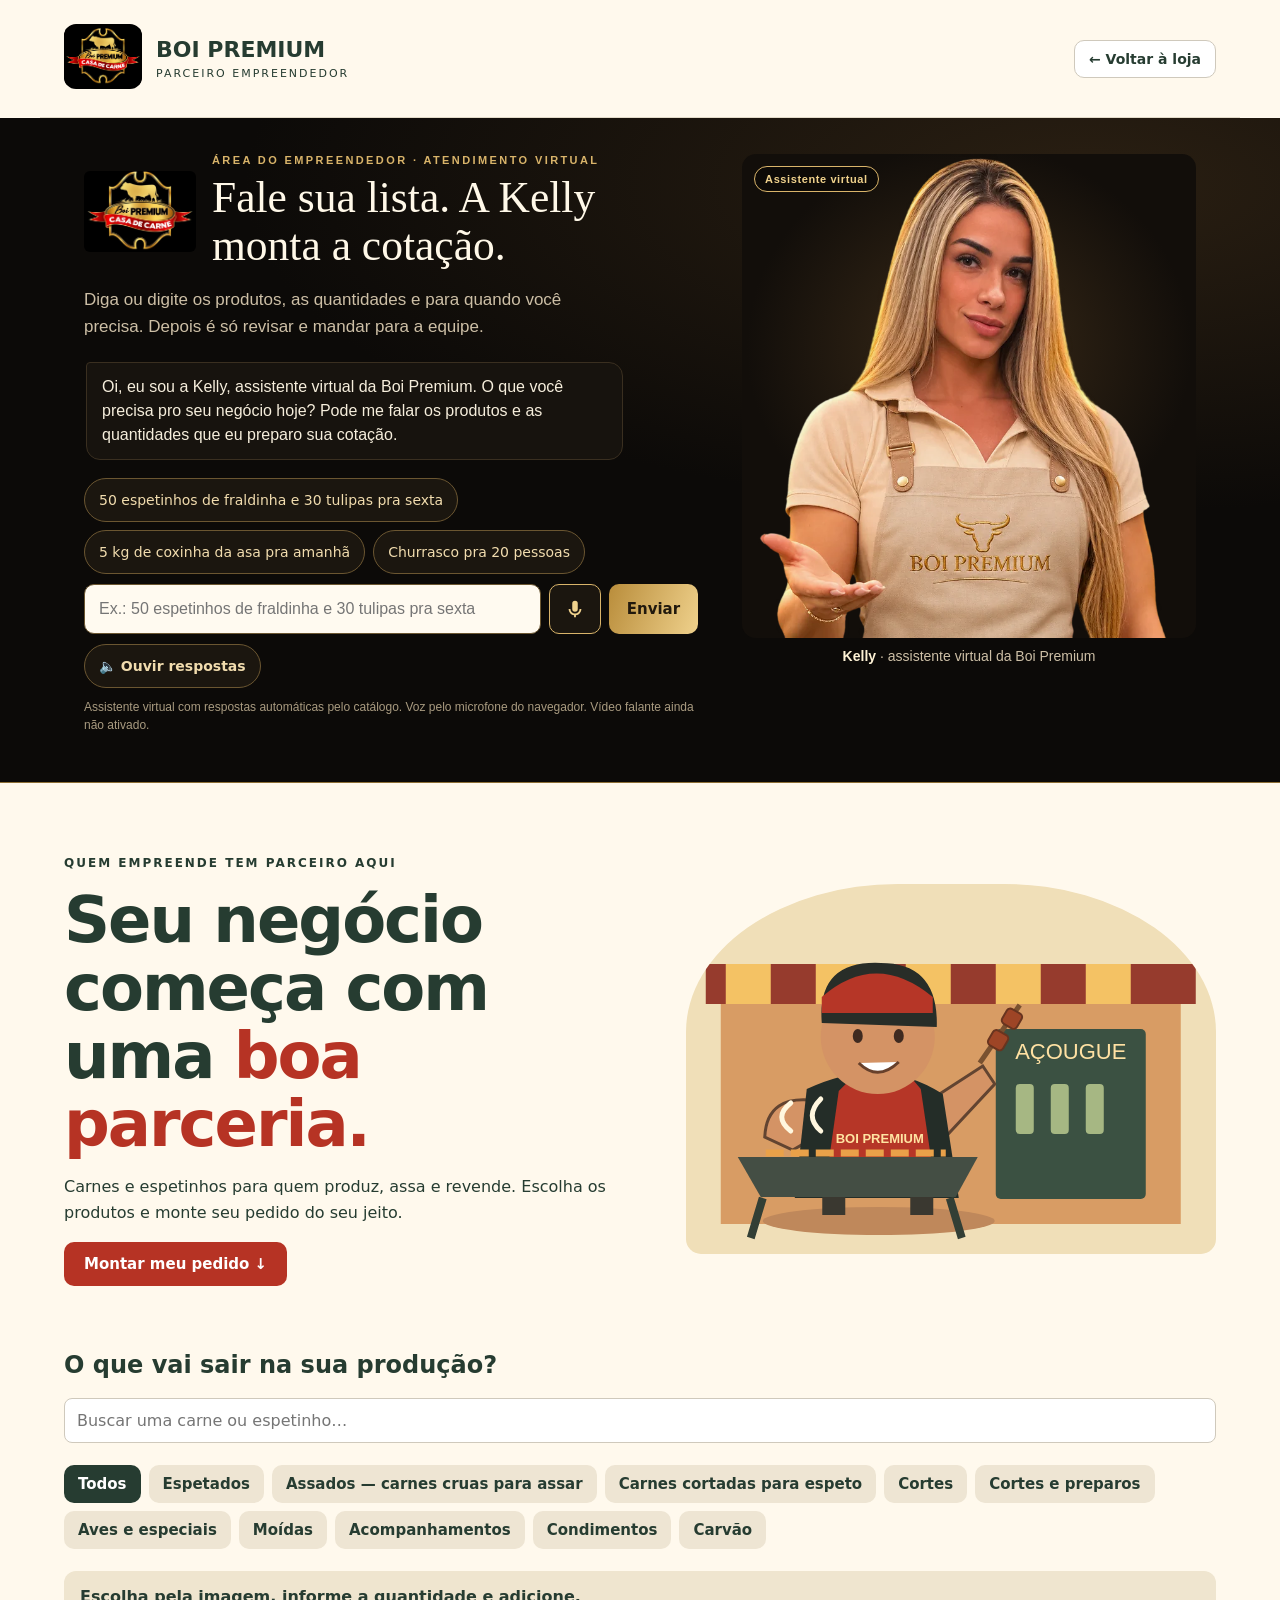
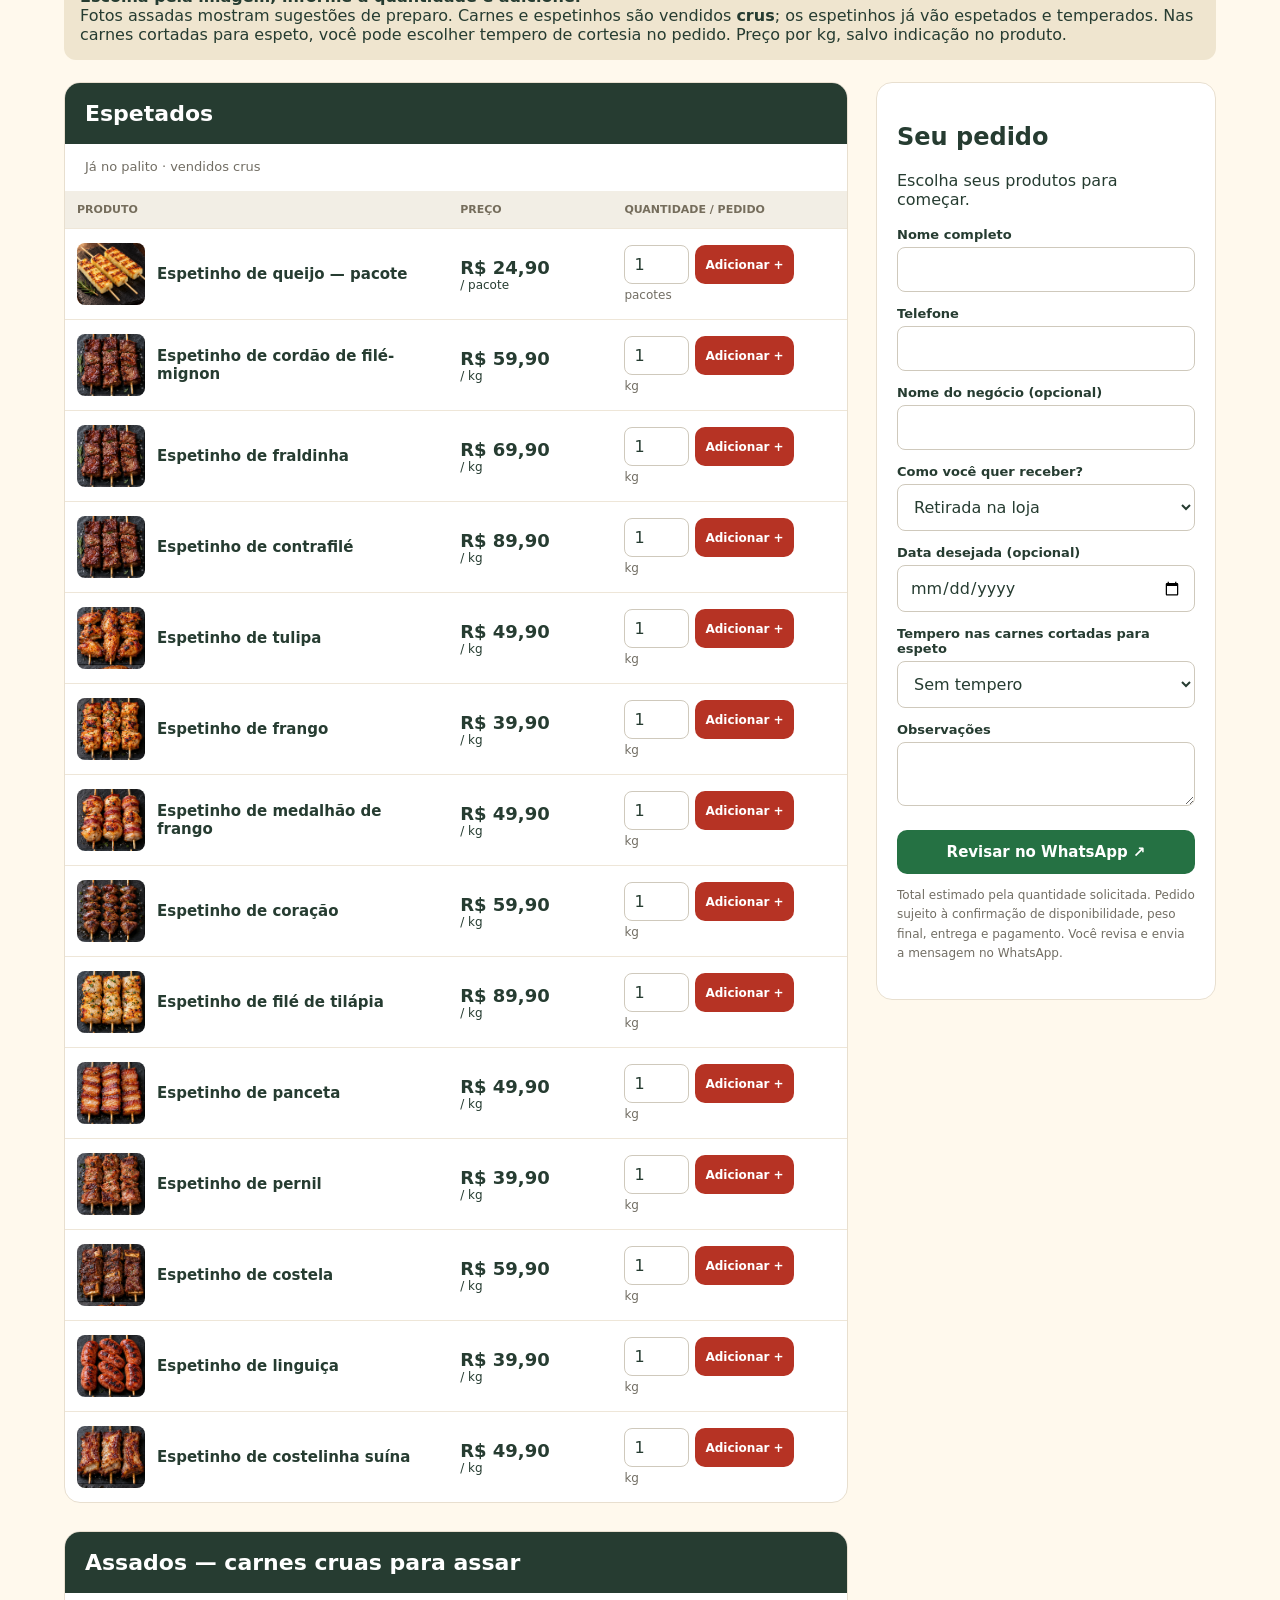
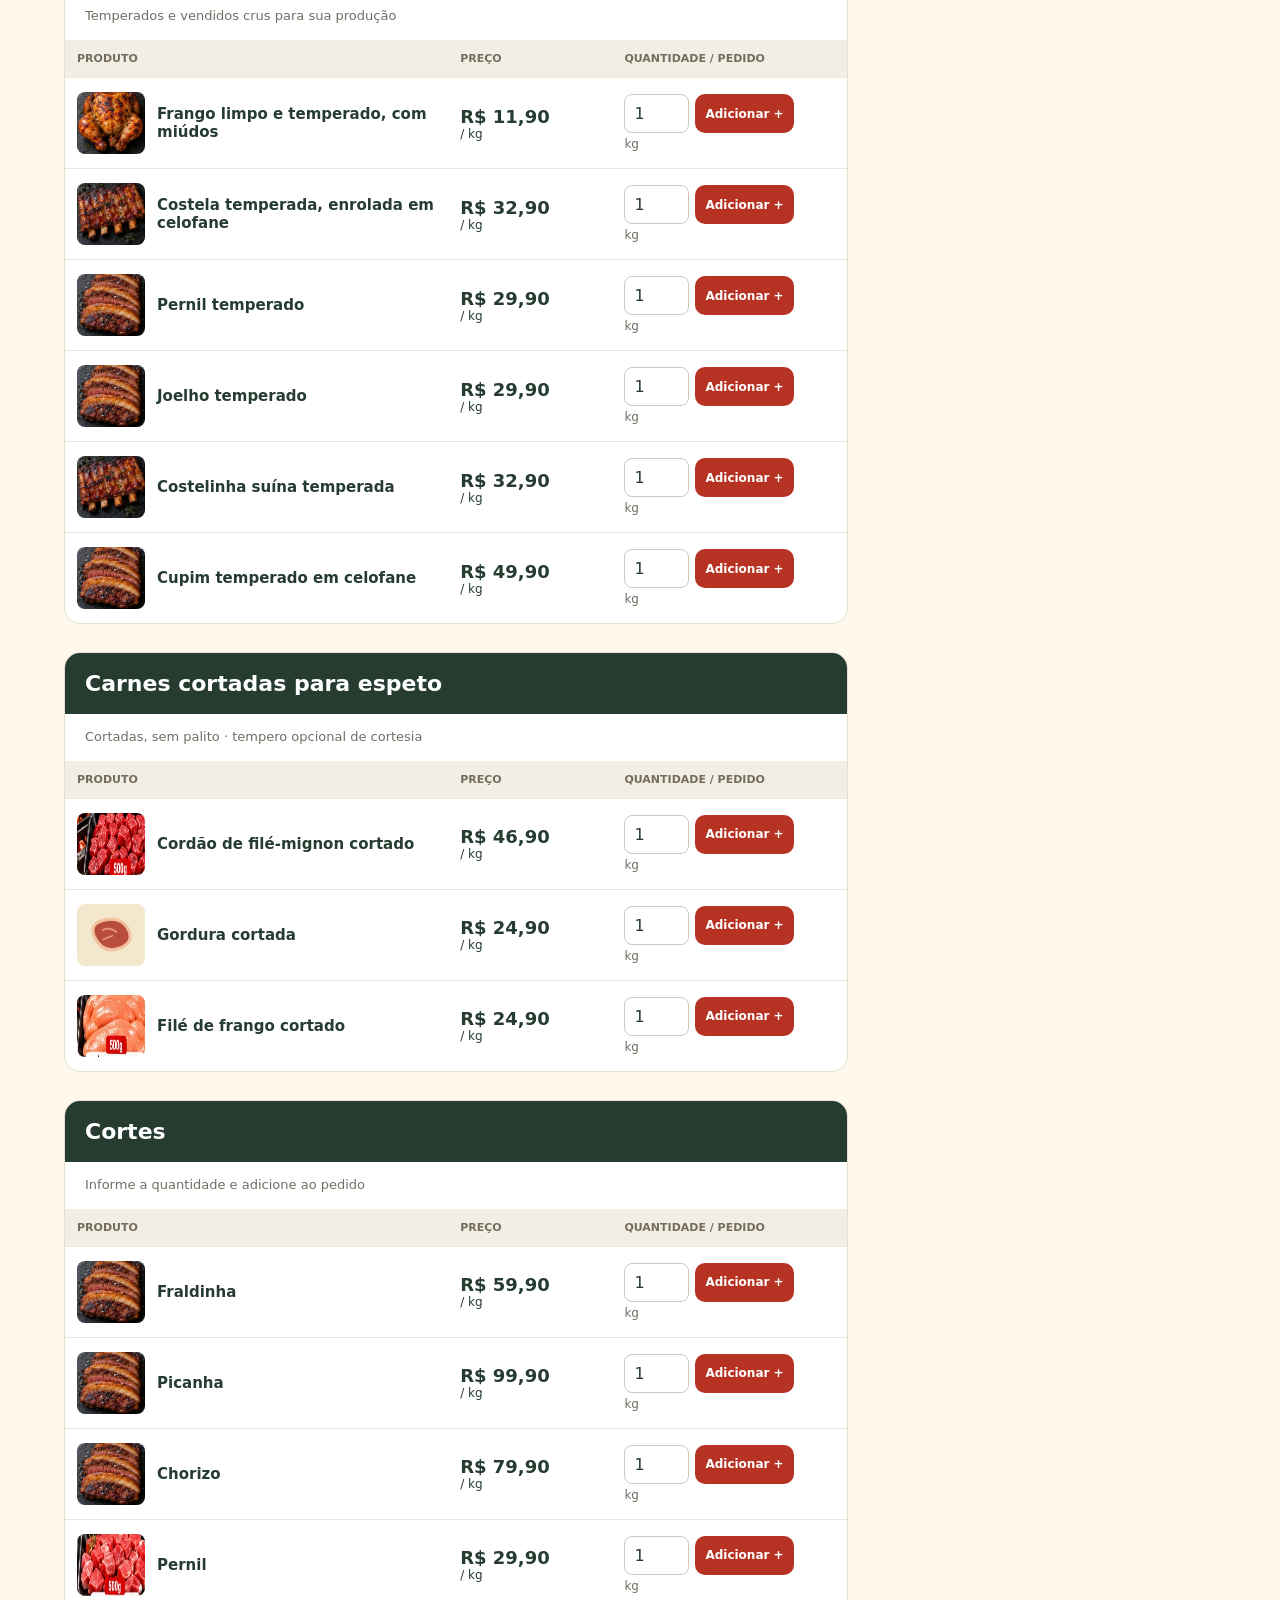
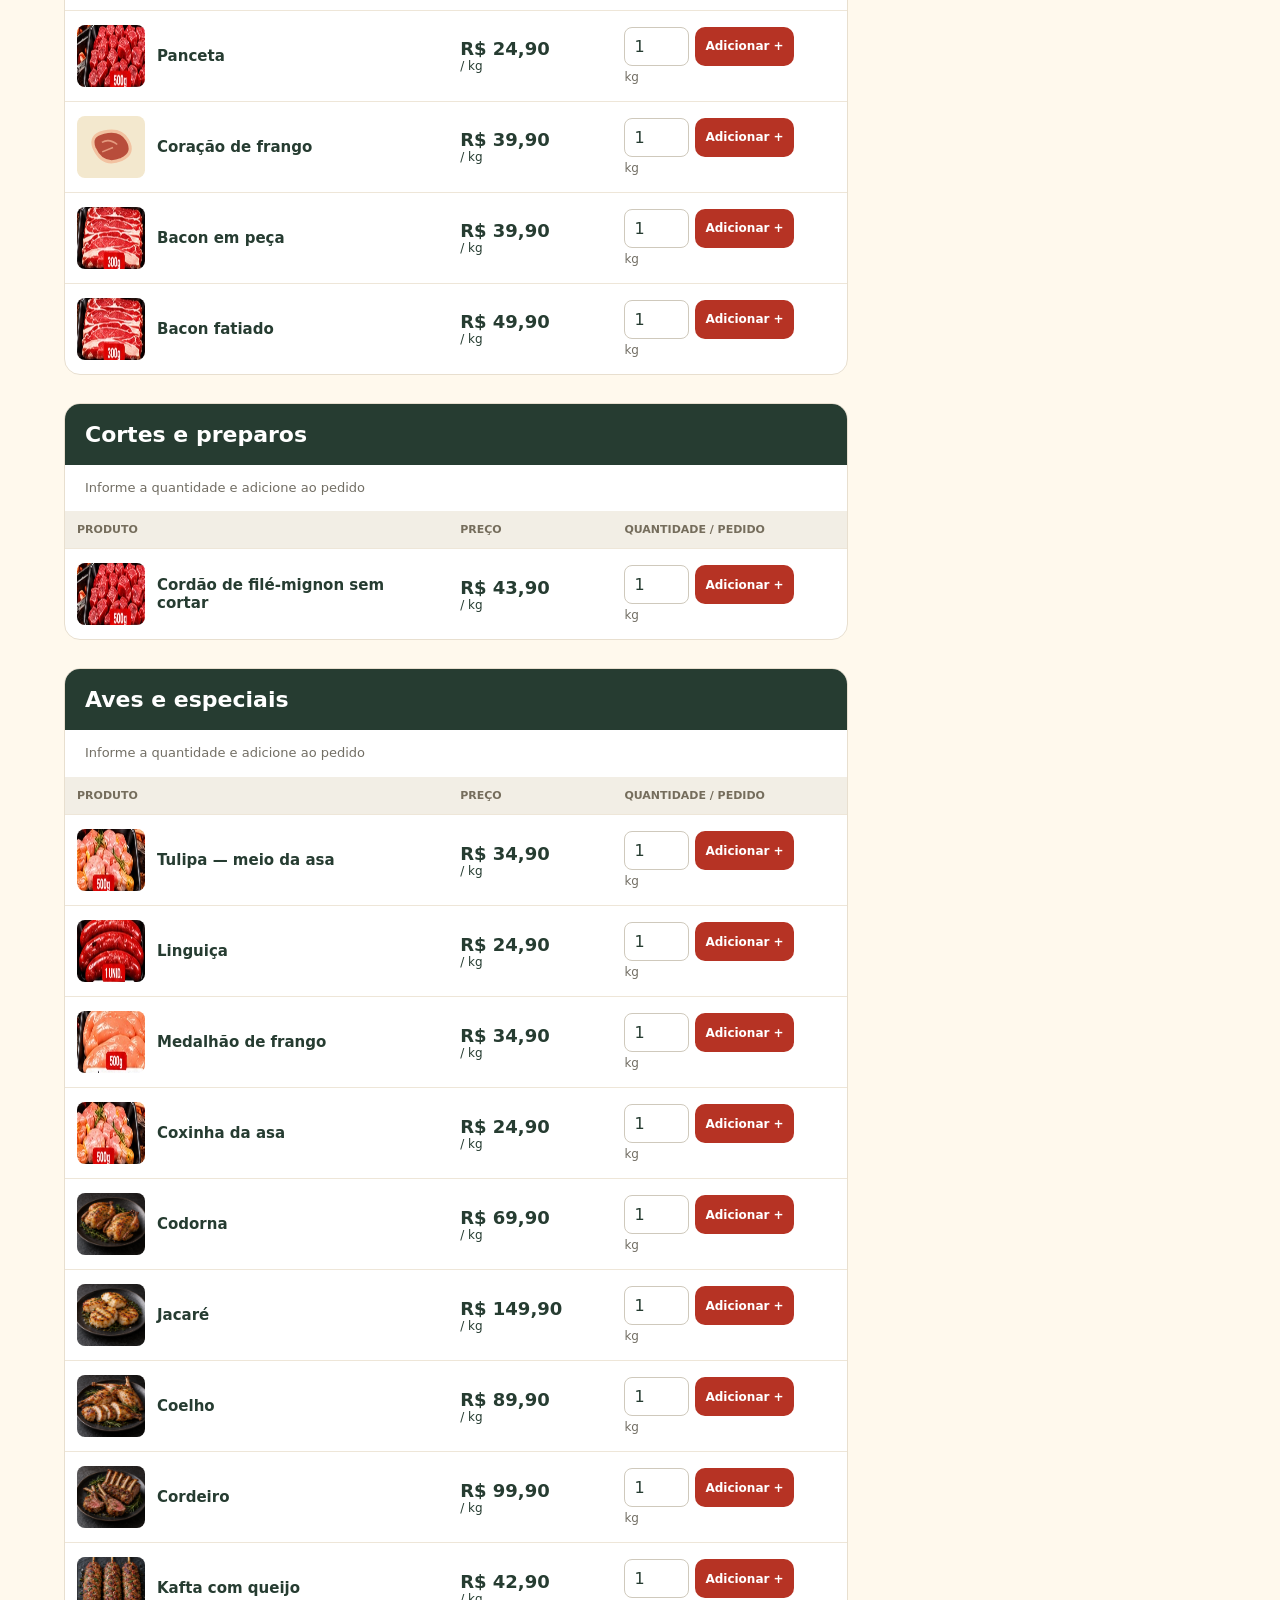
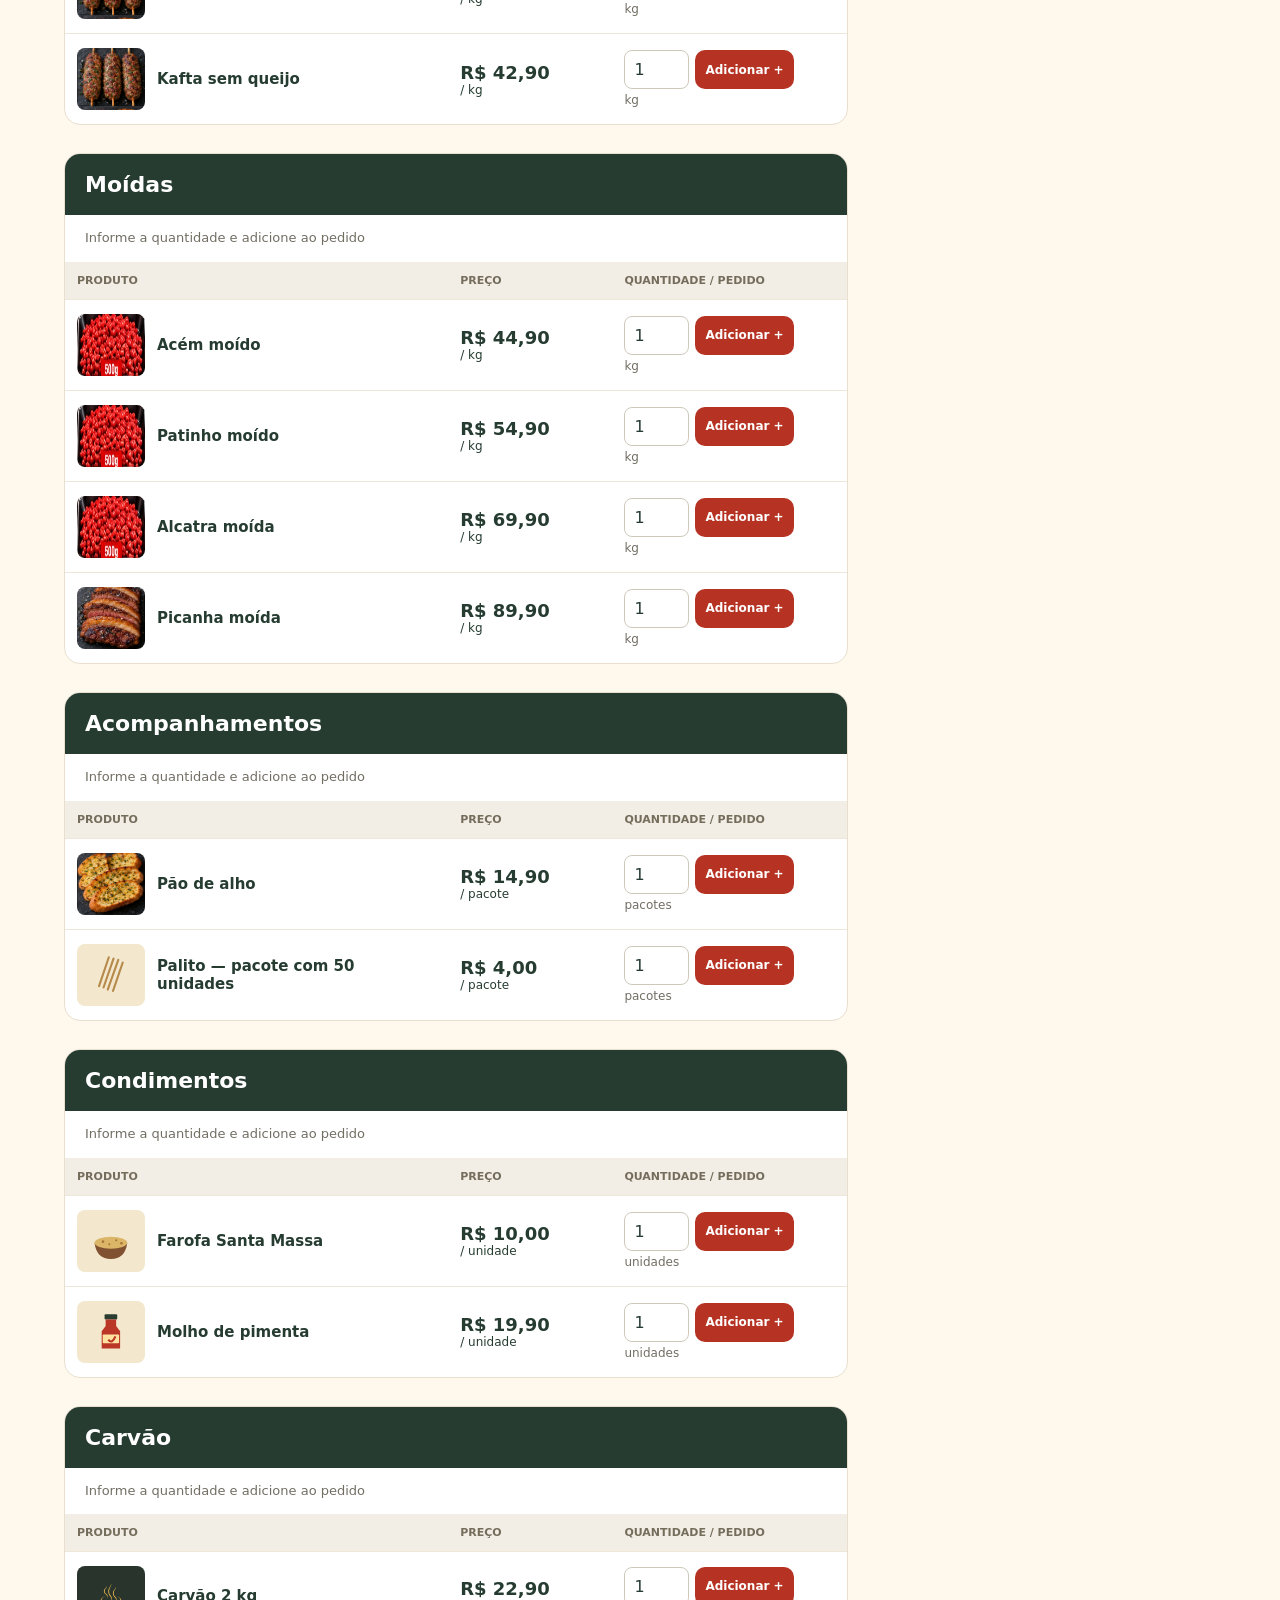
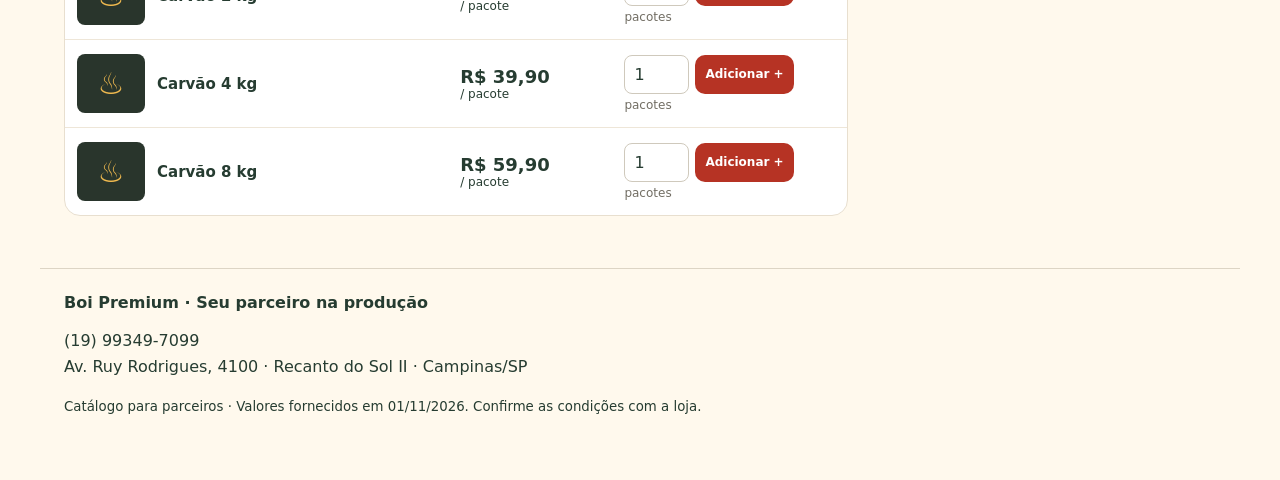
<file: parceiros/index.html>
<!doctype html><html lang="pt-BR"><meta charset="utf-8"><meta name="viewport" content="width=device-width,initial-scale=1"><title>Boi Premium · Parceiro Empreendedor</title><meta name="description" content="Carnes e espetinhos para quem produz, assa e revende. Monte seu pedido Boi Premium."><link rel="stylesheet" href="../assistente/assistente.css"><style>
:root{--red:#b63324;--ink:#263c31;--cream:#fff9ed;--gold:#efb94f}*{box-sizing:border-box}body{margin:0;background:var(--cream);color:var(--ink);font:16px system-ui,sans-serif}header,main,footer{max-width:1200px;margin:auto;padding:24px}header{display:flex;align-items:center;gap:14px;border-bottom:1px solid #e3dbc9}header img{width:78px;height:65px;object-fit:contain;background:black;border-radius:12px}header b{font-size:22px}header small{display:block;letter-spacing:2px;font-size:11px;margin-top:5px}.hero{display:grid;grid-template-columns:1.1fr 1fr;gap:40px;align-items:center;padding:45px 0}h1{font-size:clamp(38px,5vw,65px);line-height:1.06;letter-spacing:-2px;margin:16px 0}h1 em{color:var(--red);font-style:normal}.eyebrow{font-size:12px;letter-spacing:2px;font-weight:800}p{line-height:1.6}button,.cta{border:0;border-radius:10px;background:var(--red);color:white;padding:13px 20px;font:700 15px system-ui;cursor:pointer;text-decoration:none;display:inline-block}button:hover,.cta:hover{filter:brightness(.9)}.scene{background:#f0dfb8;border-radius:40% 40% 15px 15px;width:100%;max-height:370px}.bar{display:flex;gap:8px;flex-wrap:wrap;margin:22px 0}.bar button{background:#eee5d3;color:var(--ink);padding:10px 14px}.bar button.active{background:var(--ink);color:white}input,select,textarea{font:inherit;padding:12px;border:1px solid #cfc9bc;border-radius:8px;background:white;width:100%;color:var(--ink)}.layout{display:grid;grid-template-columns:1fr 340px;gap:28px}.grid{display:grid;grid-template-columns:repeat(2,1fr);gap:14px}.card,aside{background:white;border:1px solid #e8dfcf;border-radius:16px;padding:20px}.card h3{margin:8px 0;font-size:19px}.tag{font-size:11px;text-transform:uppercase;letter-spacing:1px;color:#796a50}.price{font-size:25px;font-weight:800;margin:15px 0}.price small{font-size:14px;font-weight:400}.buy{display:flex;gap:8px}.buy input{width:85px}.buy button{flex:1}aside{align-self:start;position:sticky;top:15px}label{display:block;font-size:13px;font-weight:700;margin:14px 0 5px}.line{border-bottom:1px solid #eee;padding:12px 0;font-size:14px}.line button{padding:3px 8px;background:#eee;color:#333;margin-left:7px}.total{font-size:24px;font-weight:800;margin:18px 0}.muted{font-size:12px;color:#726e64}.note{padding:16px;background:#efe5cf;border-radius:12px;margin:22px 0}.submit{background:#257143;width:100%;margin-top:20px}footer{padding-bottom:65px;border-top:1px solid #ddd5c5}.cartqty{width:80px;padding:5px;margin-top:7px}@media(max-width:850px){.hero{grid-template-columns:1fr;gap:15px;padding:30px 0}.scene{max-height:280px}.layout{grid-template-columns:1fr}aside{position:static}.grid{grid-template-columns:1fr 1fr}header,main,footer{padding:18px}}@media(max-width:480px){.grid{grid-template-columns:1fr}.hero h1{font-size:43px}}

.productphoto{position:relative;aspect-ratio:1.55;background-color:#302920;border-radius:12px;margin:-8px -8px 15px;overflow:hidden;background-repeat:no-repeat}.photolabel{position:absolute;left:9px;bottom:9px;padding:5px 8px;background:#fff9edf0;border-radius:5px;font-size:10px;font-weight:700;color:#32382d}.card{overflow:hidden;display:flex;flex-direction:column}.card .buy{margin-top:auto}.card h3{min-height:46px}.card .muted{margin:5px 0}.price{color:#a52e20}.cartdock{display:none}#toast{position:fixed;bottom:88px;left:50%;transform:translateX(-50%);background:#263c31;color:white;padding:14px 20px;border-radius:12px;z-index:30;opacity:0;pointer-events:none;transition:opacity .2s;max-width:90vw;width:max-content}#toast.show{opacity:1}.supplypic{display:flex;align-items:center;justify-content:center;background:#f3e8ce}.supplypic svg{height:85%;width:85%}@media(max-width:850px){.cartdock{display:flex;position:fixed;z-index:20;bottom:14px;left:14px;right:14px;background:#263c31;color:white;border-radius:13px;padding:17px;text-decoration:none;justify-content:space-between;box-shadow:0 5px 24px #0003}footer{padding-bottom:110px}.grid{gap:12px}.card{padding:14px}.productphoto{margin:-4px -4px 12px}.buy{flex-wrap:wrap}.buy input{width:70px}.buy button{padding:13px 10px}.card h3{font-size:18px}.price{font-size:23px}}@media(max-width:480px){.grid{grid-template-columns:repeat(2,minmax(0,1fr))}.buy button{flex-basis:100%}.buy input{width:100%}.productphoto{aspect-ratio:1.1}.photolabel{font-size:9px}.card h3{font-size:16px}.price{font-size:22px}}

.catalogsection{background:white;border:1px solid #e8dfcf;border-radius:16px;margin-bottom:28px;overflow:hidden}.catalogsection h2{background:var(--ink);color:white;margin:0;padding:18px 20px;font-size:22px}.sectionhint{font-size:13px;padding:0 20px;color:#726e64}table{width:100%;border-collapse:collapse;table-layout:fixed}th{text-align:left;background:#f2eee5;color:#756d5c;font-size:11px;padding:12px;text-transform:uppercase}th:first-child{width:49%}th:nth-child(2){width:21%}td{padding:14px 12px;border-top:1px solid #eee6d8;vertical-align:middle}.productcell{display:flex;align-items:center;gap:12px;font-size:15px}.productcell .productphoto{width:68px!important;height:62px!important;min-height:0!important;aspect-ratio:auto;margin:0!important;flex:0 0 68px;border-radius:8px}.productcell .photolabel{display:none}.tableprice{font-size:18px;font-weight:800;white-space:nowrap}.tableprice small{display:block;font-size:12px;font-weight:400}.tablebuy{display:flex;gap:6px;flex-wrap:wrap}.tablebuy input{width:65px;padding:9px}.tablebuy button{font-size:12px;padding:10px}.coalpic{background:#29352c;color:#efb94f;width:68px;padding:12px;text-align:center;border-radius:8px;font-size:30px;flex-shrink:0}@media(max-width:600px){.hero{padding:20px 0}.hero .scene{max-height:200px}td,th{padding:10px 8px}.productcell{display:block;font-size:13px}.productcell .productphoto{margin-bottom:8px!important}.tableprice{font-size:15px}.tablebuy input{width:58px}.tablebuy button{font-size:11px;padding:10px 8px}.catalogsection h2{font-size:19px}th:first-child{width:44%}th:nth-child(2){width:24%}}
header .backstore{margin-left:auto;color:var(--ink);font-weight:700;font-size:14px;text-decoration:none;border:1px solid #cfc9bc;border-radius:10px;padding:10px 14px;white-space:nowrap;background:white}header .backstore:hover{background:#f2eee5}@media(max-width:480px){header .backstore{font-size:12px;padding:8px 10px}header b{font-size:18px}}
</style><header><a href="../" aria-label="Boi Premium — voltar à loja"><img src="logo.jpg" alt="Boi Premium Casa de Carne"></a><div><b>BOI PREMIUM</b><small>PARCEIRO EMPREENDEDOR</small></div><a class="backstore" href="../">← Voltar à loja</a></header><section class="assist assist--kelly" id="kelly" aria-labelledby="kelly-titulo"><div class="assist-wrap"><div class="assist-copy"><div class="assist-head"><img class="assist-logo" src="../assistente/img/logo-fundo-preto.webp" width="480" height="347" alt="Boi Premium — Casa de Carne"><div><span class="eyebrow">Área do Empreendedor · atendimento virtual</span><h2 id="kelly-titulo">Fale sua lista. A Kelly monta a cotação.</h2></div></div><p class="assist-sub">Diga ou digite os produtos, as quantidades e para quando você precisa. Depois é só revisar e mandar para a equipe.</p></div><figure class="assist-avatar"><span class="foto"><img src="../assistente/img/kelly.webp" width="720" height="768" alt="Kelly, assistente virtual da Boi Premium, de avental bege, cumprimentando com a mão aberta"><span class="selo">Assistente virtual</span></span><figcaption><b>Kelly</b> · assistente virtual da Boi Premium</figcaption></figure><div class="assist-chat" id="kelly-chat"></div><div class="assist-result" id="kelly-cotacao" hidden></div></div></section><main><section class="hero"><div><span class="eyebrow">QUEM EMPREENDE TEM PARCEIRO AQUI</span><h1>Seu negócio começa com uma <em>boa parceria.</em></h1><p>Carnes e espetinhos para quem produz, assa e revende. Escolha os produtos e monte seu pedido do seu jeito.</p><a class="cta" href="#catalogo">Montar meu pedido ↓</a></div>
<svg class="scene" viewBox="0 0 500 370" role="img" aria-label="Churrasqueiro corpulento em desenho, com uniforme Boi Premium, segurando espetinho em frente a um açougue"><path fill="#d89c64" d="M20 90h460v250H20z"/><path fill="#963b2d" d="M5 80h490v40H5z"/><path fill="#f4c264" d="M25 80h45v40H25zm90 0h45v40h-45zm90 0h45v40h-45zm90 0h45v40h-45zm90 0h45v40h-45z"/><rect x="295" y="145" width="150" height="170" rx="5" fill="#3b5142"/><text x="370" y="175" fill="#ffe1a3" font-family="sans-serif" font-size="22" text-anchor="middle">AÇOUGUE</text><g fill="#a6b783"><rect x="315" y="200" width="18" height="50" rx="4"/><rect x="350" y="200" width="18" height="50" rx="4"/><rect x="385" y="200" width="18" height="50" rx="4"/></g><ellipse cx="178" cy="337" rx="116" ry="14" fill="#bf885b"/><path d="M117 217q-51-8-53 36l28 13 43-25m93-24 54-35 12 18-54 58" fill="#d49365" stroke="#624431" stroke-width="3"/><path d="M106 205q74-35 136 5l16 104H94z" fill="#242d28"/><path d="M138 207l-14 99h111l-15-101-16-19h-45z" fill="#b63627"/><text x="179" y="259" fill="#ffe4a2" font-size="13" font-family="sans-serif" font-weight="bold" text-anchor="middle">BOI PREMIUM</text><path d="M133 305v26m88-26v26" stroke="#3a3830" stroke-width="23"/><circle cx="177" cy="153" r="57" fill="#d49365"/><path d="M121 139q-5-63 59-60 58 0 56 64" fill="#282d28"/><path d="M121 113q54-47 111 0v16H121z" fill="#b63627"/><ellipse cx="157" cy="152" rx="5" ry="7" fill="#3f2a20"/><ellipse cx="198" cy="152" rx="5" ry="7" fill="#3f2a20"/><path d="M158 179q19 19 40-1" fill="white" stroke="#67402b" stroke-width="3"/><path d="M279 179l40-58" stroke="#795130" stroke-width="5"/><g fill="#9e4526" stroke="#68341f" stroke-width="2"><rect x="289" y="148" width="17" height="17" rx="4" transform="rotate(30 298 156)"/><rect x="303" y="126" width="17" height="17" rx="4" transform="rotate(30 311 134)"/></g><path d="M37 273h240l-22 40H60z" fill="#444e44"/><path d="M62 314l-12 40m199-40 12 40" stroke="#333f35" stroke-width="8"/><path d="M65 269h180" stroke="#e9a149" stroke-width="7" stroke-dasharray="18 7"/><path d="M90 247q-18-14 0-28m30 28q-17-15 0-32" fill="none" stroke="#fff7df" stroke-width="5" stroke-linecap="round"/></svg></section>
<section id="catalogo"><h2>O que vai sair na sua produção?</h2><input id="search" type="search" placeholder="Buscar uma carne ou espetinho…" aria-label="Buscar produtos"><div class="bar" id="filters"></div><div class="note"><b>Escolha pela imagem, informe a quantidade e adicione.</b><br>Fotos assadas mostram sugestões de preparo. Carnes e espetinhos são vendidos <b>crus</b>; os espetinhos já vão espetados e temperados. Nas carnes cortadas para espeto, você pode escolher tempero de cortesia no pedido. Preço por kg, salvo indicação no produto.</div><div class="layout"><div id="products"></div><aside id="pedido"><h2>Seu pedido</h2><div id="cart">Escolha seus produtos para começar.</div><div class="total" id="total"></div><form id="order"><label for="name">Nome completo</label><input id="name" required autocomplete="name"><label for="phone">Telefone</label><input id="phone" type="tel" required autocomplete="tel"><label for="business">Nome do negócio (opcional)</label><input id="business"><label for="mode">Como você quer receber?</label><select id="mode"><option value="Retirada">Retirada na loja</option><option value="Entrega">Entrega</option></select><div id="address" hidden><label for="street">Rua e número</label><input id="street" autocomplete="street-address"><label for="area">Bairro</label><input id="area"><label for="city">Cidade</label><input id="city"><label for="extra">Complemento (opcional)</label><input id="extra"><p class="muted">Taxa e área de entrega a confirmar.</p></div><label for="date">Data desejada (opcional)</label><input type="date" id="date"><label for="seasoning">Tempero nas carnes cortadas para espeto</label><select id="seasoning"><option>Sem tempero</option><option>Com tempero — cortesia</option></select><label for="notes">Observações</label><textarea id="notes" rows="2"></textarea><button class="submit">Revisar no WhatsApp ↗</button><p class="muted">Total estimado pela quantidade solicitada. Pedido sujeito à confirmação de disponibilidade, peso final, entrega e pagamento. Você revisa e envia a mensagem no WhatsApp.</p><p id="error" role="alert"></p></form></aside></div></section></main><a class="cartdock" href="#pedido"><span id="dockcount">Seu pedido</span><b id="docktotal">Ver carrinho →</b></a><div id="toast" role="status" aria-live="polite"></div><footer><b>Boi Premium · Seu parceiro na produção</b><p>(19) 99349-7099<br>Av. Ruy Rodrigues, 4100 · Recanto do Sol II · Campinas/SP</p><small>Catálogo para parceiros · Valores fornecidos em 01/11/2026. Confirme as condições com a loja.</small></footer><script src="data.js"></script><script>
function productPhoto(p){let n=p.n.toLowerCase();if(['coelho','cordeiro','jacaré','codorna'].includes(n)){let i=['coelho','cordeiro','jacaré','codorna'].indexOf(n);return '<div class="productphoto" role="img" aria-label="Sugestão de preparo de '+p.n+'" style="background-image:url(especiais.png);background-size:200% 200%;background-position:'+((i%2)*100)+'% '+(Math.floor(i/2)*100)+'%"><span class="photolabel">Sugestão de preparo · vendido cru</span></div>'}if(n.includes('espetinho de queijo'))return '<div class="productphoto" role="img" aria-label="Espetinho de queijo grelhado" style="background-image:url(queijo.png);background-size:cover;background-position:center"><span class="photolabel">Sugestão de preparo</span></div>';if(p.c==='Acompanhamentos'||p.c==='Condimentos'){let kind=n.includes('palito')?'palito':n.includes('farofa')?'farofa':n.includes('pimenta')?'molho':n.includes('queij')?'queijo':'pao';if(kind==='pao')return atlas(15,p.n);let shapes=kind==='palito'?'<path d="M55 145L92 35m-20 115L110 40m-22 118L128 45m-20 118L145 55" stroke="#b58a4b" stroke-width="8" stroke-linecap="round"/>':kind==='molho'?'<rect x="76" y="35" width="48" height="20" rx="4" fill="#293d31"/><path d="M80 55h40v25l15 20v65H65v-65l15-20z" fill="#bb3828"/><rect x="69" y="112" width="62" height="33" rx="3" fill="#ffe2a0"/><path d="M90 132q15 18 27-13" fill="none" stroke="#bc3525" stroke-width="8"/>':kind==='farofa'?'<path d="M38 110h124q-8 61-62 61t-62-61" fill="#805231"/><ellipse cx="100" cy="109" rx="62" ry="23" fill="#dbb568"/><g fill="#aa7738"><circle cx="70" cy="105" r="5"/><circle cx="94" cy="115" r="4"/><circle cx="120" cy="100" r="4"/><circle cx="140" cy="111" r="5"/></g>':'<path d="M44 135l30-77 82 76z" fill="#f6cb65"/><path d="M44 135h112v22H44z" fill="#ddac42"/><g fill="#d5a33c"><circle cx="84" cy="116" r="8"/><circle cx="115" cy="128" r="6"/></g>';return '<div class="productphoto supplypic" role="img" aria-label="Ilustração de '+p.n+'"><svg viewBox="0 0 200 200">'+shapes+'</svg><span class="photolabel">Ilustração</span></div>'}if(p.c==='Espetinhos'){let i=n.includes('medalh')?3:n.includes('cora')?2:n.includes('panceta')?4:n.includes('pernil')?5:n.includes('lingui')?6:n.includes('tiláp')?7:n.includes('tulipa')?8:n.includes('costelinha')?10:n.includes('costela')?9:n.includes('frango')?1:0;return atlas(i,p.n)}if(p.c==='Assados')return atlas(n.includes('frango')?13:n.includes('costel')?14:12,p.n);if(n.includes('kafta'))return atlas(11,p.n);if(n.includes('picanha')||n.includes('chorizo')||n.includes('fraldinha'))return atlas(12,p.n);let col=n.includes('moíd')?2:n.includes('bacon')?0:n.includes('pernil')?1:n.includes('lingui')?1:n.includes('asa')?4:0;let y=n.includes('moíd')?455:n.includes('bacon')?818:n.includes('lingui')?818:n.includes('frango')?700:n.includes('pernil')?580:455;let x=col*225+20;let label='Imagem ilustrativa';if(n.includes('jacaré')||n.includes('coelho')||n.includes('cordeiro')||n.includes('codorna')||n.includes('gordura')||n.includes('coração'))return '<div class="productphoto supplypic" role="img" aria-label="Ilustração de corte de carne"><svg viewBox="0 0 200 200"><path d="M36 106q-18-47 37-60 64-15 90 30 29 50-23 74-71 30-104-44" fill="#b84d3b" stroke="#f2c2a1" stroke-width="12"/><path d="M66 85q27-17 58 8m-57 28 41-17" fill="none" stroke="#e49a7f" stroke-width="6"/></svg><span class="photolabel">Ilustração</span></div>';return '<div class="productphoto" role="img" aria-label="Imagem ilustrativa de '+p.n+'" style="background-image:url(carnes.jpg);background-size:572.5% 1717.5%;background-position:'+((x/(1145-200))*100)+'% '+((y/(1374-80))*100)+'%"><span class="photolabel">'+label+'</span></div>'}
function atlas(i,name){return '<div class="productphoto" role="img" aria-label="Sugestão de preparo de '+name+'" style="background-image:url(churrasco.jpg);background-size:400% 400%;background-position:'+((i%4)*100/3)+'% '+(Math.floor(i/4)*100/3)+'%"><span class="photolabel">Sugestão de preparo · vendido cru</span></div>'}
const $=id=>document.getElementById(id),money=n=>n.toLocaleString('pt-BR',{style:'currency',currency:'BRL'});let filter='Todos',cart=[];const cats=['Todos',...new Set(products.map(p=>p.c))];const sectionNames={'Espetinhos':'Espetados','Assados':'Assados — carnes cruas para assar'};
const sectionOrder=['Espetinhos','Assados','Carnes cortadas para espeto','Cortes','Cortes e preparos','Aves e especiais','Moídas','Acompanhamentos','Condimentos','Carvão'];
function draw(){
 $('filters').innerHTML=['Todos',...sectionOrder].map(c=>`<button type="button" class="${filter===c?'active':''}" onclick="setFilter('${c}')">${sectionNames[c]||c}</button>`).join('');
 let visible=products.map((p,i)=>({...p,i})).filter(p=>(filter==='Todos'||filter===p.c)&&p.n.toLocaleLowerCase('pt-BR').includes($('search').value.toLocaleLowerCase('pt-BR')));
 $('products').innerHTML=sectionOrder.map(c=>{let rows=visible.filter(p=>p.c===c);if(!rows.length)return '';return `<section class="catalogsection"><h2>${sectionNames[c]||c}</h2><p class="sectionhint">${c==='Espetinhos'?'Já no palito · vendidos crus':c==='Assados'?'Temperados e vendidos crus para sua produção':c==='Carnes cortadas para espeto'?'Cortadas, sem palito · tempero opcional de cortesia':'Informe a quantidade e adicione ao pedido'}</p><table><thead><tr><th>Produto</th><th>Preço</th><th>Quantidade / pedido</th></tr></thead><tbody>${rows.map(p=>`<tr><td><div class="productcell">${p.c==='Carvão'?'<span class="coalpic" aria-hidden="true">♨</span>':productPhoto(p)}<strong>${p.n}</strong></div></td><td class="tableprice">${money(p.v)}<small>/ ${p.u}</small></td><td><div class="tablebuy"><input aria-label="Quantidade de ${p.n} em ${p.u}" id="qty${p.i}" inputmode="decimal" value="1"><button onclick="add(${p.i})">Adicionar +</button></div><small class="muted">${p.u==='kg'?'kg':p.u==='pacote'?'pacotes':'unidades'}</small></td></tr>`).join('')}</tbody></table></section>`}).join('')||'<p>Nenhum produto encontrado.</p>';
}
function setFilter(c){filter=c;draw()}function valid(s,u){let n=Number(String(s).replace(',','.'));return Number.isFinite(n)&&n>0&&(u==='kg'||Number.isInteger(n))?n:null}function add(i){let q=valid($('qty'+i).value,products[i].u);if(!q){alert('Informe uma quantidade positiva. Pacotes e unidades devem ser inteiros.');return}let row=cart.find(x=>x.i===i);if(row)row.q+=q;else cart.push({i,q});renderCart();$('toast').textContent='✓ '+products[i].n+' adicionado';$('toast').classList.add('show');setTimeout(()=>$('toast').classList.remove('show'),2200)}function change(i,v){let q=valid(v,products[i].u);if(q)cart.find(x=>x.i===i).q=q;renderCart()}function remove(i){cart=cart.filter(x=>x.i!==i);renderCart()}function renderCart(){$('dockcount').textContent=cart.reduce((n,x)=>n+x.q,0)>0?cart.length+' produto(s) no pedido':'Seu pedido';$('docktotal').textContent=cart.length?money(cart.reduce((n,x)=>n+products[x.i].v*x.q,0))+' · Ver pedido →':'Ver carrinho →';$('cart').innerHTML=cart.map(x=>{let p=products[x.i];return `<div class="line"><b>${p.n}</b>${p.c==='Espetinhos'?'<br>Espetado e temperado':''}<br>${money(p.v)}/${p.u} · ${money(p.v*x.q)}<br><input aria-label="Alterar quantidade de ${p.n}" class="cartqty" value="${x.q}" onchange="change(${x.i},this.value)"> ${p.u}<button type="button" onclick="remove(${x.i})" aria-label="Remover ${p.n}">×</button></div>`}).join('')||'Escolha seus produtos para começar.';$('total').textContent=cart.length?'Estimativa: '+money(cart.reduce((s,x)=>s+products[x.i].v*x.q,0)):''} $('search').oninput=draw;$('mode').onchange=()=>{let delivery=$('mode').value==='Entrega';$('address').hidden=!delivery;['street','area','city'].forEach(id=>$(id).required=delivery)};$('order').onsubmit=e=>{e.preventDefault();if(!cart.length){$('error').textContent='Adicione pelo menos um produto.';return}let lines=['Olá! Quero solicitar um pedido Boi Premium.', 'Nome: '+$('name').value,'Telefone: '+$('phone').value,'Negócio: '+$('business').value,$('mode').value];if($('mode').value==='Entrega')lines.push('Endereço: '+['street','area','city','extra'].map(id=>$(id).value).filter(Boolean).join(', '));lines.push('Data: '+$('date').value,...cart.map(x=>{let p=products[x.i];return `${x.q} ${p.u} — ${p.n}${p.c==='Espetinhos'?' (espetado e temperado, cru)':p.c==='Assados'?' (cru, temperado)':''} — ${money(p.v)}/${p.u} — ${money(x.q*p.v)}`}),$('total').textContent,'Carnes cortadas para espeto: '+$('seasoning').value,'Observações: '+$('notes').value,'A confirmar: disponibilidade, peso final, taxa de entrega e pagamento.');window.open('https://wa.me/5519993497099?text='+encodeURIComponent(lines.join('\n')),'_blank','noopener')};draw();
window.BOI_PRODUTOS_PARCEIRO=products;
window.kellyIntegrarPedido=function(linhas,anterior,data,notas){Object.keys(anterior).forEach(k=>{const row=cart.find(x=>x.i===Number(k));if(row){row.q=Math.round((row.q-anterior[k])*1000)/1000;if(row.q<=0)cart=cart.filter(x=>x!==row)}});const novo={};linhas.forEach(l=>{const row=cart.find(x=>x.i===l.i);if(row)row.q=Math.round((row.q+l.q)*1000)/1000;else cart.push({i:l.i,q:l.q});novo[l.i]=l.q});if(data)$('date').value=data;let n=$('notes').value.replace(/\n?\[Kelly\][^\n]*/g,'').trim();if(notas.length)n=(n?n+'\n':'')+'[Kelly] A confirmar: '+notas.join('; ');$('notes').value=n;renderCart();$('toast').textContent='✓ Cotação da Kelly no seu pedido';$('toast').classList.add('show');setTimeout(()=>$('toast').classList.remove('show'),2400);return novo};
</script><script src="../assistente/config.js"></script><script src="../assistente/calculo.js"></script><script src="../assistente/voz.js"></script><script src="../assistente/chat.js"></script><script src="../assistente/kelly.js"></script></html>
</file>
<file: assistente/rafael-virtual.css>
/* Rafael Virtual — bloco do topo e painel de conversa. Prefixo rv- para não afetar o site. */
.rv{--rv-marfim:#F7F1E7;--rv-marrom:#34251F;--rv-dourado:#B8873D;--rv-dourado-escuro:#7d5a22;--rv-linha:#e3d6c0;--rv-texto2:#5f4e44;background:var(--rv-marfim);color:var(--rv-marrom);border-bottom:1px solid var(--rv-linha);font-family:Arial,sans-serif}
.rv *{box-sizing:border-box}
.rv-hero{max-width:1240px;margin:0 auto;display:grid;grid-template-columns:1.05fr .95fr;align-items:end;gap:24px;padding:0 6%}
.rv-texto{padding:64px 0 56px;align-self:center}
.rv-apresenta{display:flex;align-items:center;gap:12px}
.rv-rosto{display:none}
.rv-identidade{margin:0;font-size:13px;letter-spacing:1.6px;text-transform:uppercase;color:var(--rv-dourado-escuro);font-weight:bold}
.rv-identidade strong{color:var(--rv-marrom)}
.rv h1{font:clamp(40px,4.6vw,64px)/1.06 Georgia,serif;letter-spacing:-1px;margin:22px 0 18px;color:var(--rv-marrom)}
.rv-sub{font-size:18px;line-height:1.6;color:var(--rv-texto2);max-width:500px;margin:0 0 26px}
.rv-cta{display:inline-flex;align-items:center;gap:10px;min-height:54px;padding:16px 26px;border:0;border-radius:10px;background:var(--rv-marrom);color:var(--rv-marfim);font:bold 17px Arial,sans-serif;cursor:pointer;box-shadow:0 0 0 2px var(--rv-dourado) inset}
.rv-cta:hover{background:#4a352c}
.rv-atalhos{display:flex;gap:10px;flex-wrap:wrap;margin-top:12px}
.rv-atalhos button,.rv-btn2{min-height:48px;padding:12px 16px;border:1px solid #cdb994;border-radius:10px;background:#fffaf1;color:var(--rv-marrom);font:bold 15px Arial,sans-serif;cursor:pointer}
.rv-atalhos button:hover,.rv-btn2:hover{background:#f1e6d2}
.rv-nota{font-size:13px;color:var(--rv-texto2);margin:16px 0 0}
.rv-figura{position:relative;margin:0;align-self:end;background:radial-gradient(ellipse at 50% 70%,#e7d6b5 0,transparent 66%)}
.rv-figura img{display:block;width:100%;max-width:520px;height:auto;max-height:600px;object-fit:contain;object-position:bottom;margin:0 auto}
.rv-selo{position:absolute;left:10%;right:10%;bottom:20px;background:#fffaf0ee;border:1px solid var(--rv-linha);border-radius:14px;padding:12px 14px;text-align:center;box-shadow:0 8px 30px #50371914}
.rv-selo strong{display:block;font:20px Georgia,serif}
.rv-selo small{display:block;margin-top:3px;font-size:13px;color:var(--rv-texto2)}
@media (prefers-reduced-motion:no-preference){.rv-figura img{animation:rv-entrada .7s ease-out both}@keyframes rv-entrada{from{opacity:0;transform:translateY(10px)}to{opacity:1;transform:none}}}

/* Painel */
.rv-painel{max-width:1000px;margin:0 auto;padding:0 6% 48px}
.rv-painel[hidden]{display:none}
.rv-caixa{background:#fff;border:1px solid var(--rv-linha);border-radius:18px;padding:22px;box-shadow:0 10px 40px #5037190f}
.rv-cab{display:flex;justify-content:space-between;align-items:center;gap:12px;border-bottom:1px solid var(--rv-linha);padding-bottom:14px;margin-bottom:14px}
.rv-cab h2{font:22px Georgia,serif;margin:0}
.rv-selo-modo{display:inline-block;margin-top:4px;font-size:12px;font-weight:bold;letter-spacing:.5px;padding:4px 8px;border-radius:6px;background:#efe3cc;color:var(--rv-marrom)}
.rv-selo-modo.off{background:#f3e3df;color:#7a2a1d}
.rv-fechar{min-width:44px;min-height:44px;border:1px solid var(--rv-linha);background:#fffaf1;border-radius:10px;font-size:22px;line-height:1;cursor:pointer;color:var(--rv-marrom)}
.rv-aviso{border:1px solid #e2b9ae;background:#fbefeb;color:#5d2318;border-radius:10px;padding:12px 14px;margin:0 0 14px;font-size:15px;line-height:1.5}
.rv-aviso[hidden]{display:none}
.rv-log{display:flex;flex-direction:column;gap:10px;max-height:min(52vh,460px);overflow-y:auto;padding:4px 2px}
.rv-msg{max-width:88%;padding:12px 14px;border-radius:14px;line-height:1.5;font-size:16px;white-space:pre-wrap;overflow-wrap:anywhere}
.rv-msg.ia{background:var(--rv-marfim);align-self:flex-start;border-top-left-radius:4px}
.rv-msg.cliente{background:var(--rv-marrom);color:var(--rv-marfim);align-self:flex-end;border-top-right-radius:4px}
.rv-msg.sistema{align-self:center;background:transparent;color:var(--rv-texto2);font-size:14px;text-align:center}
.rv-digitando{font-size:14px;color:var(--rv-texto2);padding:4px 2px}
.rv-rapidas{display:flex;flex-wrap:wrap;gap:8px;margin:12px 0 0}
.rv-rapidas button{min-height:44px;padding:10px 14px;border-radius:22px;border:1px solid #cdb994;background:#fffaf1;color:var(--rv-marrom);font-size:15px;cursor:pointer;text-align:left}
.rv-form{display:flex;gap:10px;margin-top:14px;align-items:flex-end}
.rv-form label,.rv-sr{position:absolute;width:1px;height:1px;overflow:hidden;clip:rect(0 0 0 0);white-space:nowrap}
.rv-form textarea{flex:1;min-width:0;min-height:52px;max-height:140px;resize:vertical;border:1px solid #cdb994;border-radius:12px;padding:13px 14px;font:16px Arial,sans-serif;color:var(--rv-marrom);background:#fffdf8}
.rv-enviar,.rv-primario{min-height:52px;padding:12px 20px;border:0;border-radius:12px;background:var(--rv-marrom);color:var(--rv-marfim);font:bold 16px Arial,sans-serif;cursor:pointer}
.rv-enviar:disabled,.rv-primario:disabled{opacity:.55;cursor:default}
.rv-retry{margin-top:10px}
.rv-calc{margin-top:16px;border-top:1px solid var(--rv-linha);padding-top:16px}
.rv-calc[hidden]{display:none}
.rv-calc h3{font:20px Georgia,serif;margin:0 0 6px}
.rv-calc p{margin:0 0 12px;color:var(--rv-texto2);font-size:14px;line-height:1.5}
.rv-campos{display:grid;grid-template-columns:repeat(auto-fit,minmax(150px,1fr));gap:12px}
.rv-campos label{display:flex;flex-direction:column;gap:6px;font-size:14px;font-weight:bold}
.rv-campos input,.rv-campos select{min-height:48px;border:1px solid #cdb994;border-radius:10px;padding:10px 12px;font:16px Arial,sans-serif;background:#fffdf8;color:var(--rv-marrom)}
.rv-checks{display:flex;flex-wrap:wrap;gap:8px 18px;margin:14px 0;border:0;padding:0}
.rv-checks legend{font-size:14px;font-weight:bold;margin-bottom:6px;padding:0}
.rv-checks label{display:flex;align-items:center;gap:8px;min-height:44px;font-size:16px}
.rv-checks input{width:22px;height:22px}

/* Propostas */
.rv-propostas{display:grid;grid-template-columns:repeat(auto-fit,minmax(min(100%,330px),1fr));gap:16px;margin-top:16px}
.rv-propostas:empty{display:none}
.rv-prop{border:1px solid var(--rv-linha);border-radius:14px;padding:18px;background:#fffdf8}
.rv-prop h3{font:21px Georgia,serif;margin:0 0 4px}
.rv-prop .rv-expl{margin:0 0 10px;color:var(--rv-texto2);font-size:14px}
.rv-itens{list-style:none;margin:0;padding:0;border-top:1px solid var(--rv-linha)}
.rv-itens li{display:grid;grid-template-columns:1fr auto;gap:2px 10px;padding:9px 0;border-bottom:1px solid #efe5d3;font-size:15px}
.rv-itens .rv-nome{font-weight:bold}
.rv-itens .rv-det{grid-column:1/-1;color:var(--rv-texto2);font-size:13px;display:flex;justify-content:space-between;gap:8px;flex-wrap:wrap}
.rv-tirar{border:0;background:none;color:#7a2a1d;text-decoration:underline;font-size:13px;padding:6px 0;min-height:32px;cursor:pointer}
.rv-resumo{display:grid;grid-template-columns:1fr auto;gap:6px 10px;margin:12px 0;font-size:15px}
.rv-resumo dt{color:var(--rv-texto2)}
.rv-resumo dd{margin:0;font-weight:bold;text-align:right}
.rv-resumo .rv-total{font:22px Georgia,serif;color:var(--rv-marrom)}
.rv-prop details{border:0;padding:0;margin:4px 0 10px;font-size:14px;color:var(--rv-texto2)}
.rv-prop summary{min-height:40px;display:flex;align-items:center}
.rv-prop details ul{margin:6px 0 0;padding-left:18px;line-height:1.6}
.rv-acoes{display:flex;flex-wrap:wrap;gap:8px}
.rv-acoes .rv-primario{flex:1 1 100%}
.rv-acoes .rv-btn2{flex:1 1 auto;font-size:14px;text-align:center;text-decoration:none;display:inline-flex;align-items:center;justify-content:center}
.rv-obs{margin-top:12px;font-size:14px;color:var(--rv-texto2);line-height:1.6}
.rv-fechamento{margin-top:16px;border:1px solid #cfe1d5;background:#f3faf5;border-radius:14px;padding:16px}
.rv-fechamento[hidden]{display:none}
.rv-fechamento h3{font:20px Georgia,serif;margin:0 0 8px}
.rv-fechamento textarea{width:100%;min-height:170px;border:1px solid #cfe1d5;border-radius:10px;padding:10px;font:14px/1.5 Arial,sans-serif;background:#fff;color:#222}
.rv-whats{display:inline-flex;align-items:center;justify-content:center;min-height:52px;padding:12px 20px;border-radius:12px;background:#147942;color:#fff;font-weight:bold;text-decoration:none;margin-top:10px}
.rv a:focus-visible,.rv button:focus-visible,.rv textarea:focus-visible,.rv input:focus-visible,.rv select:focus-visible,.rv summary:focus-visible{outline:3px solid var(--rv-dourado);outline-offset:3px}

@media (max-width:750px){
  .rv-hero{grid-template-columns:1fr;padding:0 5%;gap:0}
  .rv-texto{padding:26px 0 26px}
  .rv-rosto{display:block;width:76px;height:88px;object-fit:cover;object-position:top;border-radius:14px;border:2px solid var(--rv-dourado);background:#e7d6b5;flex-shrink:0}
  .rv-identidade{font-size:12px;letter-spacing:1px;line-height:1.5}
  .rv-sep{display:none}
  .rv-identidade strong{display:block;font:20px Georgia,serif;letter-spacing:0;text-transform:none}
  .rv h1{font-size:36px;margin:16px 0 12px}
  .rv-sub{font-size:16px;margin-bottom:18px}
  .rv-cta{width:100%;justify-content:center;font-size:16px}
  .rv-atalhos{display:grid;grid-template-columns:1fr 1fr}
  .rv-atalhos button{font-size:14px;padding:10px}
  .rv-figura{display:none}
  .rv-painel{padding:0 4% 32px}
  .rv-caixa{padding:16px;border-radius:14px}
  .rv-msg{max-width:94%}
  .rv-form{flex-direction:column;align-items:stretch}
  .rv-enviar{width:100%}
}
@media (max-width:370px){.rv h1{font-size:32px}.rv-atalhos{grid-template-columns:1fr}}
</file>
<file: assistente/assistente.css>
/* Assistentes virtuais Boi Premium — Rafael (açougue) e Kelly (Área do Empreendedor) */
.assist{--a-bg:#0c0a08;--a-ink:#f6eedc;--a-muted:#cdbfa6;--a-gold:#d9b46a;--a-gold2:#efd18c;--a-card:#17130e;--a-line:#3a2f20;
  background:radial-gradient(120% 90% at 85% 10%,#2a1f12 0%,#0c0a08 55%);color:var(--a-ink);border-bottom:1px solid #8d6f35;font-family:Arial,system-ui,sans-serif}
.assist *{box-sizing:border-box}
.assist .sr-only{position:absolute;width:1px;height:1px;overflow:hidden;clip:rect(0 0 0 0);white-space:nowrap}
.assist-wrap{max-width:1240px;margin:auto;padding:44px 5% 48px;display:grid;grid-template-columns:minmax(0,1.15fr) minmax(0,.85fr);grid-template-areas:"copy avatar" "chat avatar" "result avatar";column-gap:44px;align-items:start}
.assist-copy{grid-area:copy}.assist-chat{grid-area:chat}.assist-result{grid-area:result}
.assist-avatar{grid-area:avatar;position:sticky;top:16px;margin:0;align-self:start}
.assist-head{display:flex;gap:16px;align-items:center}
.assist-logo{width:112px;height:auto;display:block;border-radius:6px;flex-shrink:0}
.assist .eyebrow{display:block;font-size:11px;letter-spacing:2.4px;font-weight:bold;text-transform:uppercase;color:var(--a-gold)}
.assist h2{font:clamp(30px,3.4vw,46px)/1.1 Georgia,serif;margin:8px 0 0;color:#fff8e8}
.assist-sub{font-size:17px;line-height:1.6;color:var(--a-muted);margin:16px 0 18px;max-width:520px}
/* avatar */
.assist-avatar .foto{position:relative;display:block;border-radius:14px;overflow:hidden;background:radial-gradient(70% 60% at 50% 40%,#3b2b18 0%,#120e0a 70%)}
.assist-avatar img{display:block;width:100%;height:auto;transform-origin:50% 90%;transition:transform .6s cubic-bezier(.2,.8,.2,1)}
.assist-avatar figcaption{margin-top:10px;font-size:14px;color:var(--a-muted);text-align:center}
.assist-avatar figcaption b{color:#fff3d6}
.assist-avatar .selo{position:absolute;left:12px;top:12px;font-size:11px;font-weight:bold;letter-spacing:.6px;background:#0c0a08d9;border:1px solid var(--a-gold);color:var(--a-gold2);border-radius:20px;padding:6px 10px}
.assist-avatar .foto:after{content:'';position:absolute;inset:0;border-radius:14px;box-shadow:inset 0 0 0 2px transparent;transition:box-shadow .3s}
.assist-avatar.falando .foto:after{box-shadow:inset 0 0 0 3px var(--a-gold);animation:a-pulso 1.2s ease-in-out infinite}
@keyframes a-pulso{50%{box-shadow:inset 0 0 0 3px #d9b46a55}}
/* gestos: Rafael se inclina e aponta para a seleção; Kelly cumprimenta */
.assist--rafael .assist-avatar.aponta img{transform:translateX(-10px) rotate(-2.2deg)}
.assist--kelly .assist-avatar.acena img{animation:a-acena 1.6s ease-in-out 1}
@keyframes a-acena{20%{transform:rotate(-2deg) translateY(-3px)}45%{transform:rotate(1.6deg)}70%{transform:rotate(-1deg)}}
/* chat */
.chat-log{list-style:none;margin:0;padding:4px 2px;display:flex;flex-direction:column;gap:10px;max-height:300px;overflow:auto}
.msg{max-width:88%;padding:12px 15px;border-radius:14px;font-size:16px;line-height:1.5}
.msg-bot{background:var(--a-card);border:1px solid var(--a-line);border-top-left-radius:4px;align-self:flex-start}
.msg-cli{background:#d9b46a;color:#1e160b;border-top-right-radius:4px;align-self:flex-end;font-weight:bold}
.chat-sug{display:flex;gap:8px;flex-wrap:wrap;margin:14px 0 10px}
.chat-sug button,.chat-voz{border:1px solid #6b5631;background:#1b160f;color:#f1dcae;border-radius:30px;padding:10px 14px;font-size:14px;min-height:44px;cursor:pointer}
.chat-sug button:hover,.chat-voz:hover{background:#2a2216}
.chat-form{display:flex;gap:8px}
.chat-form input{flex:1;min-width:0;font-size:16px;padding:13px 14px;border-radius:10px;border:1px solid #6b5631;background:#fffaf0;color:#1e160b}
.chat-mic{width:52px;min-height:50px;border-radius:10px;border:1px solid var(--a-gold);background:#1b160f;color:var(--a-gold2);display:flex;align-items:center;justify-content:center;cursor:pointer;flex-shrink:0}
.chat-mic.ouvindo{background:#b8322a;border-color:#ff9f8f;color:#fff;animation:a-pulso2 1s infinite}
@keyframes a-pulso2{50%{box-shadow:0 0 0 6px #b8322a44}}
.chat-send{border:0;border-radius:10px;padding:0 18px;min-height:50px;font-weight:bold;font-size:15px;background:linear-gradient(110deg,#b98d3b,#efd18c);color:#21190d;cursor:pointer;flex-shrink:0}
.chat-bar{margin-top:10px}
.chat-modo{font-size:12px;line-height:1.5;color:#a99b80;margin:10px 0 0}
.assist button:focus-visible,.assist input:focus-visible,.assist select:focus-visible,.assist a:focus-visible{outline:3px solid #f2c46b;outline-offset:3px}
/* resultado (sugestão / cotação) */
.assist-result{margin-top:22px;background:#fffaf0;color:#2a2117;border-radius:14px;padding:18px;border:1px solid #d9c49a}
.assist-result h3{font:24px Georgia,serif;margin:0 0 4px;color:#3a2516}
.res-lead{font-size:14px;color:#6c604f;margin:0 0 14px;line-height:1.5}
.res-foto{position:relative;margin:0 0 16px;border-radius:12px;overflow:hidden;background:#1a140e}
.res-foto img{display:block;width:100%;height:auto;aspect-ratio:4/3;object-fit:cover;animation:a-zoom 7s ease-out forwards}
@keyframes a-zoom{from{transform:scale(1)}to{transform:scale(1.09)}}
.res-foto figcaption{position:absolute;left:0;right:0;bottom:0;padding:34px 14px 12px;background:linear-gradient(0deg,#000c,transparent);color:#fff;display:flex;justify-content:space-between;align-items:flex-end;gap:10px;flex-wrap:wrap}
.res-foto figcaption b{font:22px Georgia,serif;display:block}
.res-foto figcaption small{font-size:12px;color:#eadbc0}
.res-foto .res-qtd{font-size:15px;font-weight:bold;color:#ffe3a6}
.btn-a{border:0;border-radius:9px;padding:13px 16px;min-height:48px;font-weight:bold;font-size:15px;cursor:pointer;background:#852c22;color:#fff}
.btn-a:hover{background:#6a2219}.btn-a[disabled]{opacity:.55;cursor:default}
.btn-a.ouro{background:linear-gradient(110deg,#b98d3b,#efd18c);color:#21190d}
.btn-a.verde{background:#147942}.btn-a.verde:hover{background:#106335}
.btn-a.linha{background:transparent;color:#3a2516;border:1px solid #b9a77f}
.res-pessoas{display:flex;align-items:center;gap:10px;flex-wrap:wrap;margin:0 0 12px;font-size:15px}
.res-pessoas label{font-weight:bold}
.stepper{display:inline-flex;align-items:center;border:1px solid #c9b78f;border-radius:9px;overflow:hidden;background:#fff}
.stepper button{width:44px;height:44px;border:0;background:#f3ead7;font-size:20px;cursor:pointer;color:#3a2516}
.stepper input{width:64px;height:44px;border:0;text-align:center;font-size:16px;font-weight:bold;color:#2a2117;background:#fff}
.res-linhas{list-style:none;margin:0;padding:0;border-top:1px solid #e7dbc2}
.res-linha{display:grid;grid-template-columns:minmax(0,1fr) auto;gap:6px 12px;padding:12px 0;border-bottom:1px solid #e7dbc2;align-items:center}
.res-nome{font-weight:bold;font-size:16px}
.res-nome small{display:block;font-weight:normal;font-size:12px;color:#7a6d5a;margin-top:3px}
.res-sub{font-weight:bold;text-align:right;white-space:nowrap;font-size:16px}
.res-sub.pend{font-weight:normal;font-size:13px;color:#8a5a12;white-space:normal;max-width:130px}
.res-ctrl{grid-column:1/-1;display:flex;gap:8px;flex-wrap:wrap;align-items:center;font-size:14px}
.res-ctrl input{width:92px;font-size:16px;padding:9px;border:1px solid #c9b78f;border-radius:8px}
.res-ctrl select{font-size:15px;padding:9px;border:1px solid #c9b78f;border-radius:8px;background:#fff;max-width:100%}
.res-ctrl .x{border:1px solid #c9b78f;background:#fff;border-radius:8px;min-width:44px;min-height:40px;cursor:pointer}
.tag-fora{display:inline-block;font-size:11px;background:#efe3c8;color:#6b4a14;border-radius:20px;padding:3px 8px;margin-left:6px;font-weight:bold}
.tag-aviso{display:inline-block;font-size:11px;background:#fde5d6;color:#8a2f12;border-radius:20px;padding:3px 8px;margin-top:4px;font-weight:bold}
.res-total{margin:14px 0 4px;font-size:15px;line-height:1.7}
.res-total strong{font:26px Georgia,serif;color:#852c22}
.res-saldo{font-size:14px;padding:10px 12px;border-radius:9px;margin:8px 0;background:#eef5e9;color:#1d5b2f}
.res-saldo.estourou{background:#fde9e4;color:#8a2a12}
.res-acoes{display:flex;gap:10px;flex-wrap:wrap;margin-top:14px}
.res-acoes .btn-a{flex:1 1 200px}
.res-nota{font-size:12px;color:#7a6d5a;line-height:1.6;margin:12px 0 0}
.res-revisao{margin-top:14px;border:2px solid #147942;border-radius:12px;padding:14px;background:#f4fbf3}
.res-revisao h4{margin:0 0 8px;font-size:16px}
.res-revisao pre{white-space:pre-wrap;font:14px/1.55 Arial,sans-serif;background:#fff;border:1px solid #cfe3cb;border-radius:8px;padding:12px;margin:0 0 12px;max-height:260px;overflow:auto}
.res-data{display:flex;gap:10px;align-items:center;flex-wrap:wrap;margin:0 0 12px;font-size:15px}
.res-data input{font-size:16px;padding:9px;border:1px solid #c9b78f;border-radius:8px}
/* Kelly: Área do Empreendedor */
.assist--kelly{border-radius:0}
.assist--kelly .assist-wrap{padding-top:36px}
/* celular: seleção abaixo do avatar, controles acessíveis */
@media (max-width:860px){
  .assist-wrap{grid-template-columns:1fr;grid-template-areas:"copy" "avatar" "chat" "result";padding:26px 5% 32px}
  .assist-avatar{position:relative;top:0;margin:4px auto 14px;width:min(100%,420px)}
  .assist-avatar img{max-height:44vh;width:auto;max-width:100%;margin:auto}
  .assist-logo{width:84px}
  .assist h2{font-size:30px}
  .assist-sub{font-size:16px;margin:12px 0 4px}
  .chat-log{max-height:240px}
  .assist--rafael .assist-avatar.aponta img{transform:translateY(4px) rotate(-1.6deg)}
  .assist-result{padding:14px}
  .res-acoes .btn-a{flex-basis:100%}
}
@media (prefers-reduced-motion:reduce){
  .assist-avatar img,.res-foto img{animation:none!important;transition:none!important;transform:none!important}
  .assist-avatar.falando .foto:after,.chat-mic.ouvindo{animation:none}
}
/* ajustes: nada pode passar da largura da tela; legenda da foto abaixo da carne */
.assist-wrap>*{min-width:0}
.assist h2,.assist-sub,.msg{overflow-wrap:anywhere}
.res-foto img{object-position:25% 90%;transform-origin:25% 85%}
.res-foto figcaption{position:static;background:#1a140e;padding:12px 14px}
.res-sub.pend{max-width:110px}
.res-foto img{max-height:360px}
.assist-result .chat-sug .btn-a{min-height:44px;padding:10px 14px;font-size:14px}
/* blindagem contra estilos gerais de botão/campo das páginas existentes */
.assist .chat-mic{padding:0;width:52px}
.assist .chat-mic svg{width:22px;height:22px;flex-shrink:0}
.assist .chat-form input{width:auto}
.assist .res-ctrl input{width:92px}
.assist .stepper input{width:64px;padding:0}
.assist .res-ctrl .x{color:#3a2516;padding:0;font-size:22px;line-height:1}
.assist .stepper button{padding:0;color:#3a2516;border-radius:0}
.assist .chat-sug button{font-weight:normal}
.assist .res-data input{width:auto}
</file>
